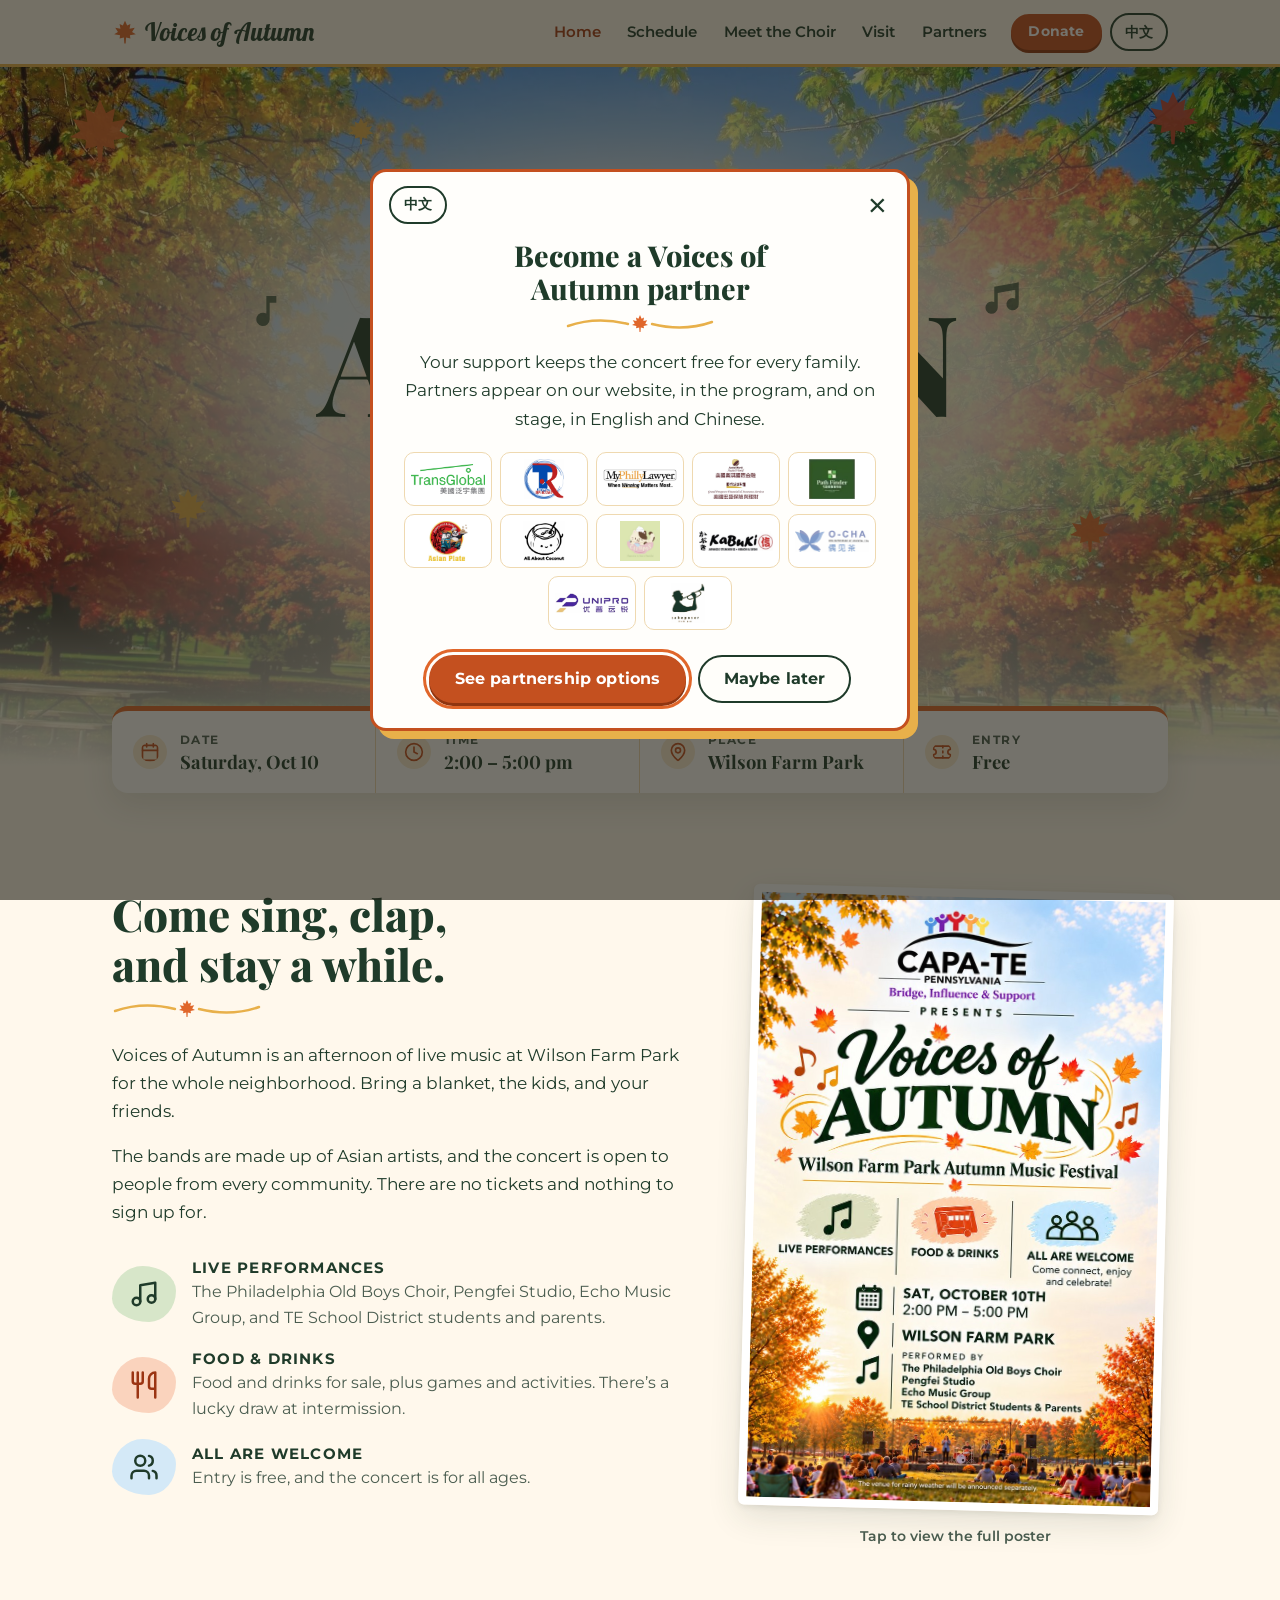
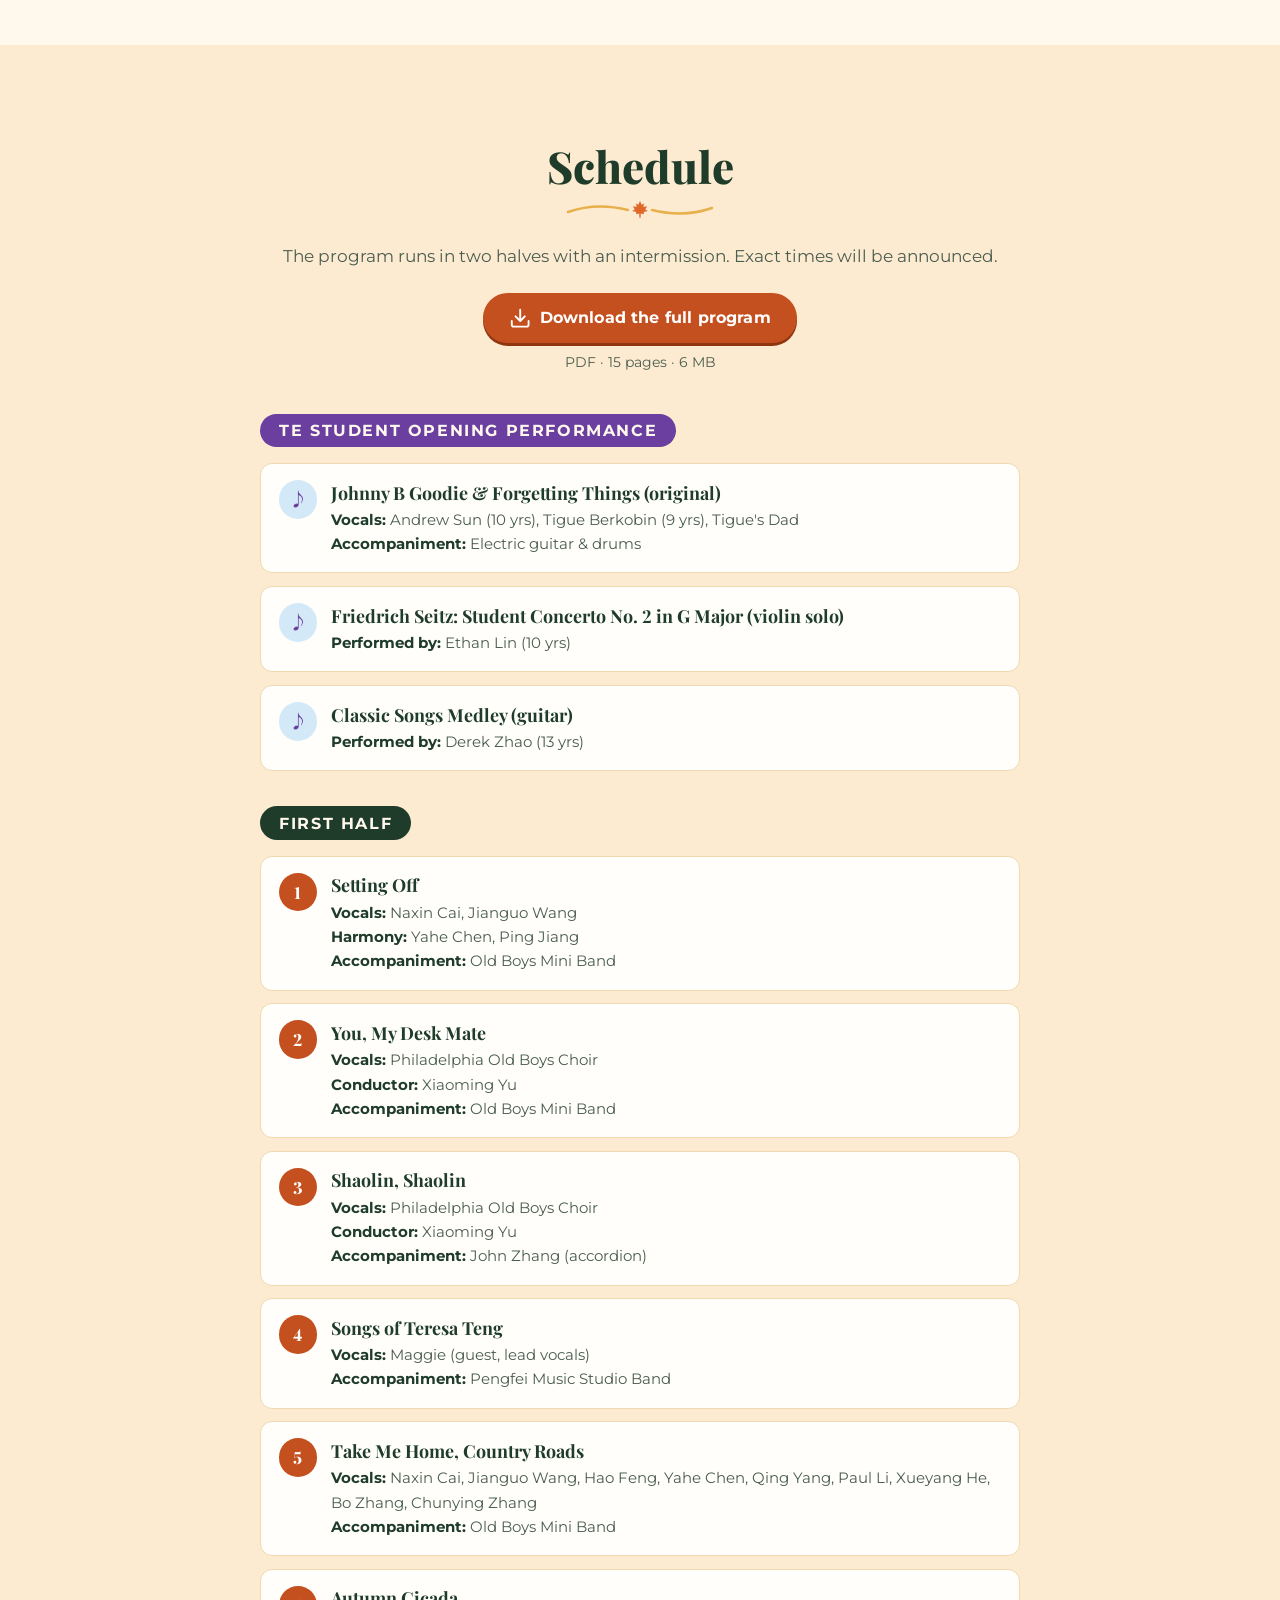
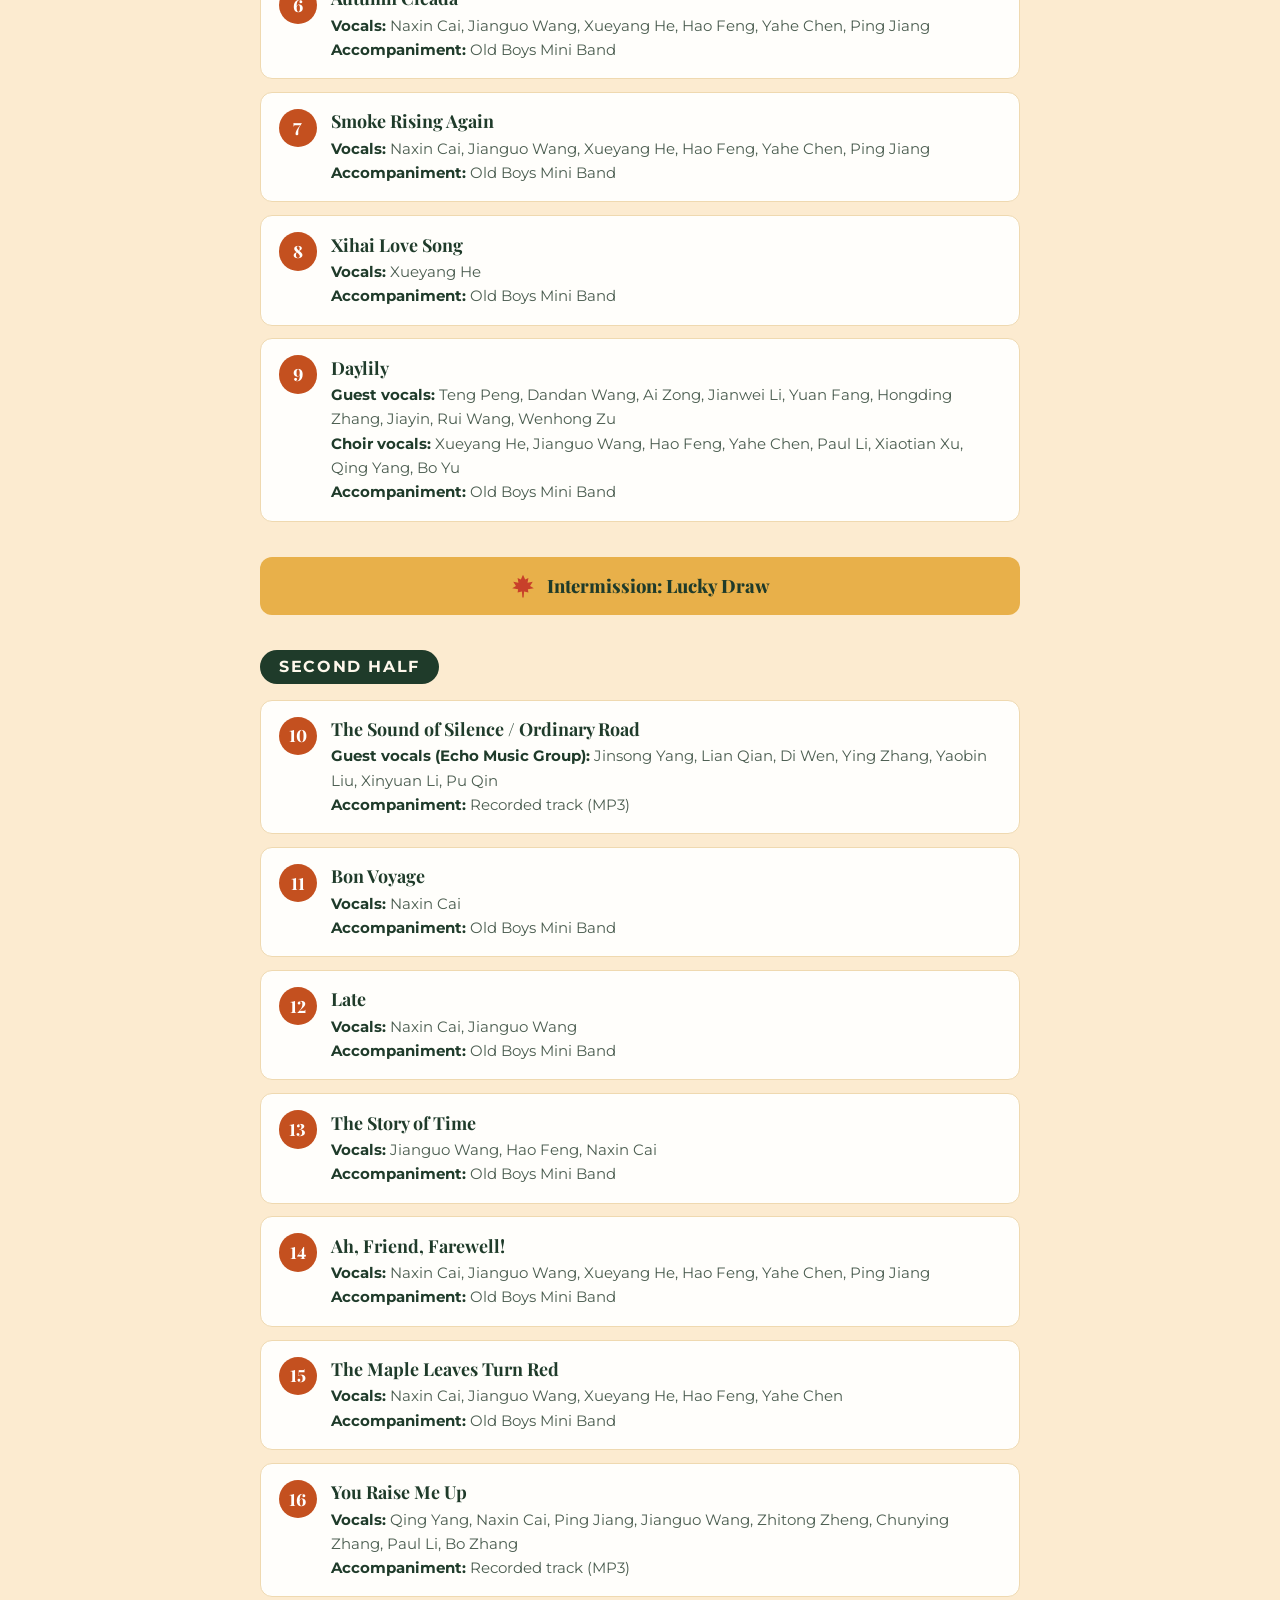
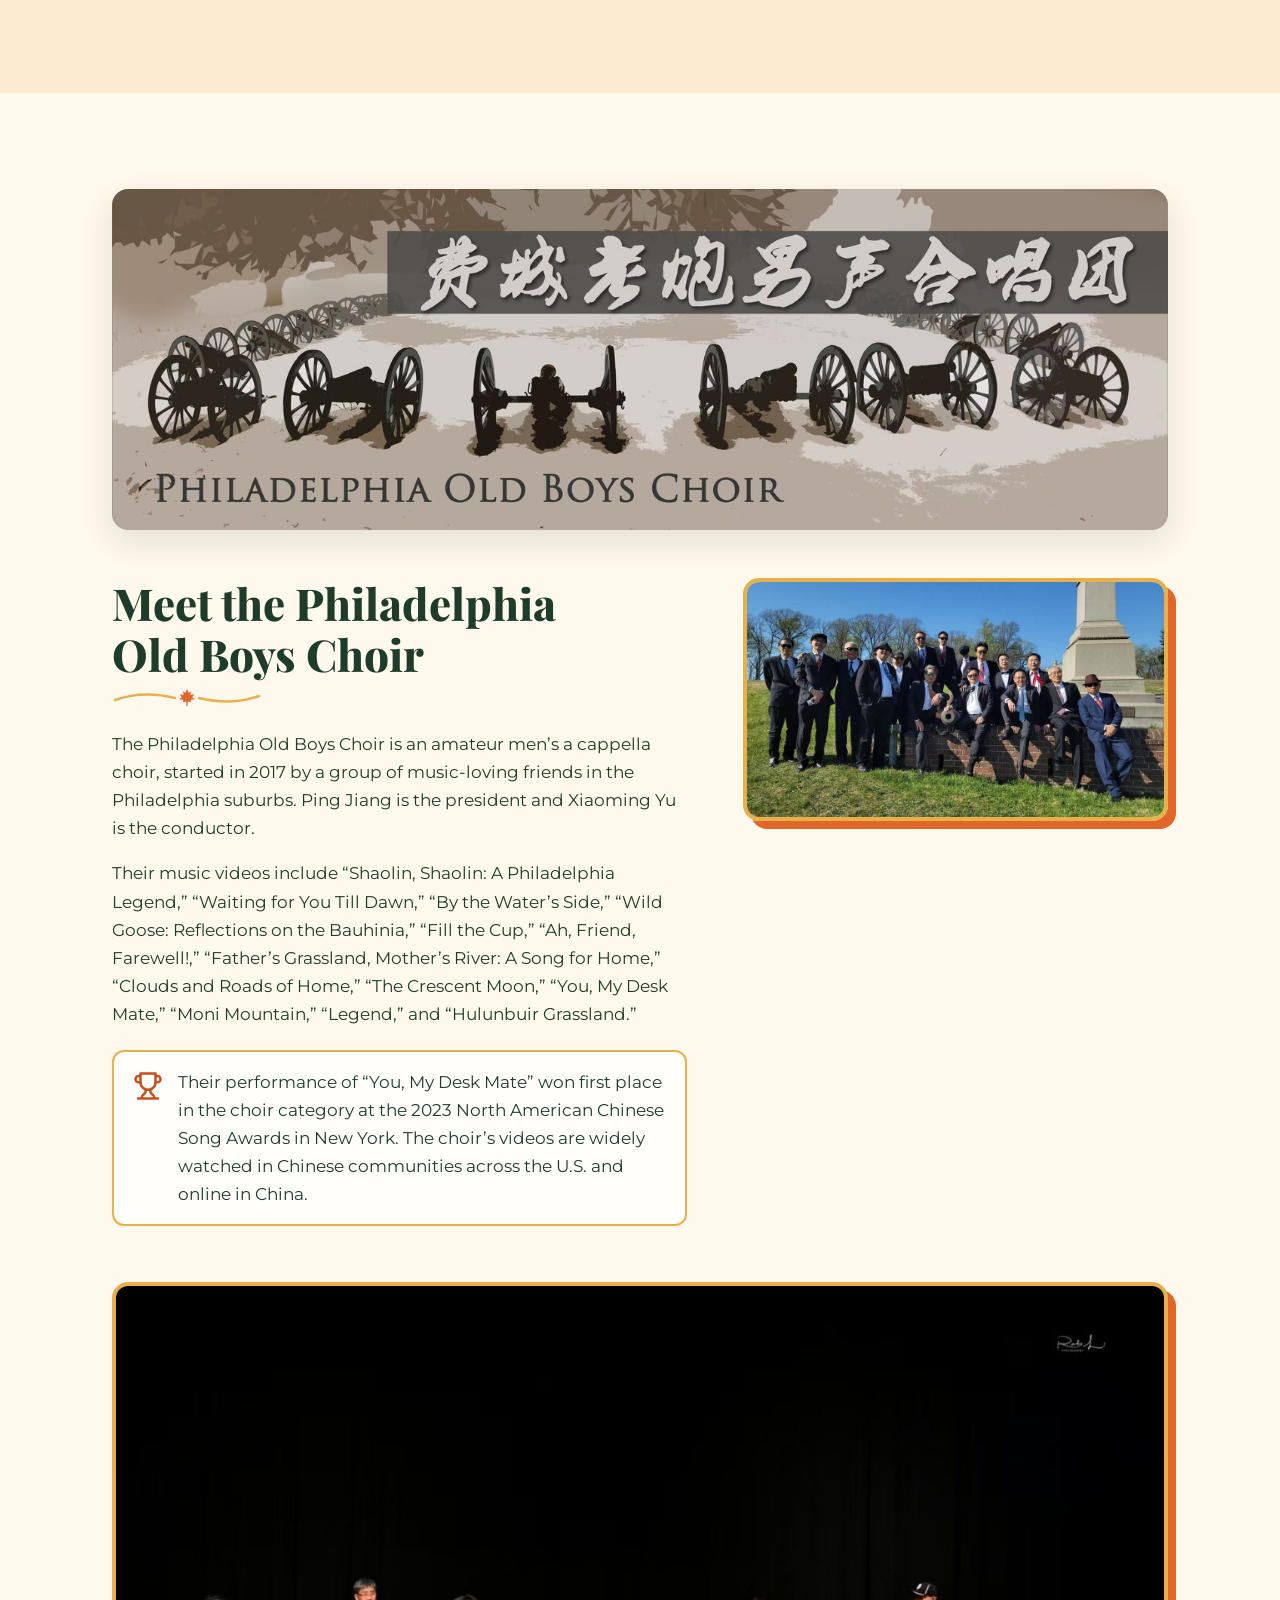
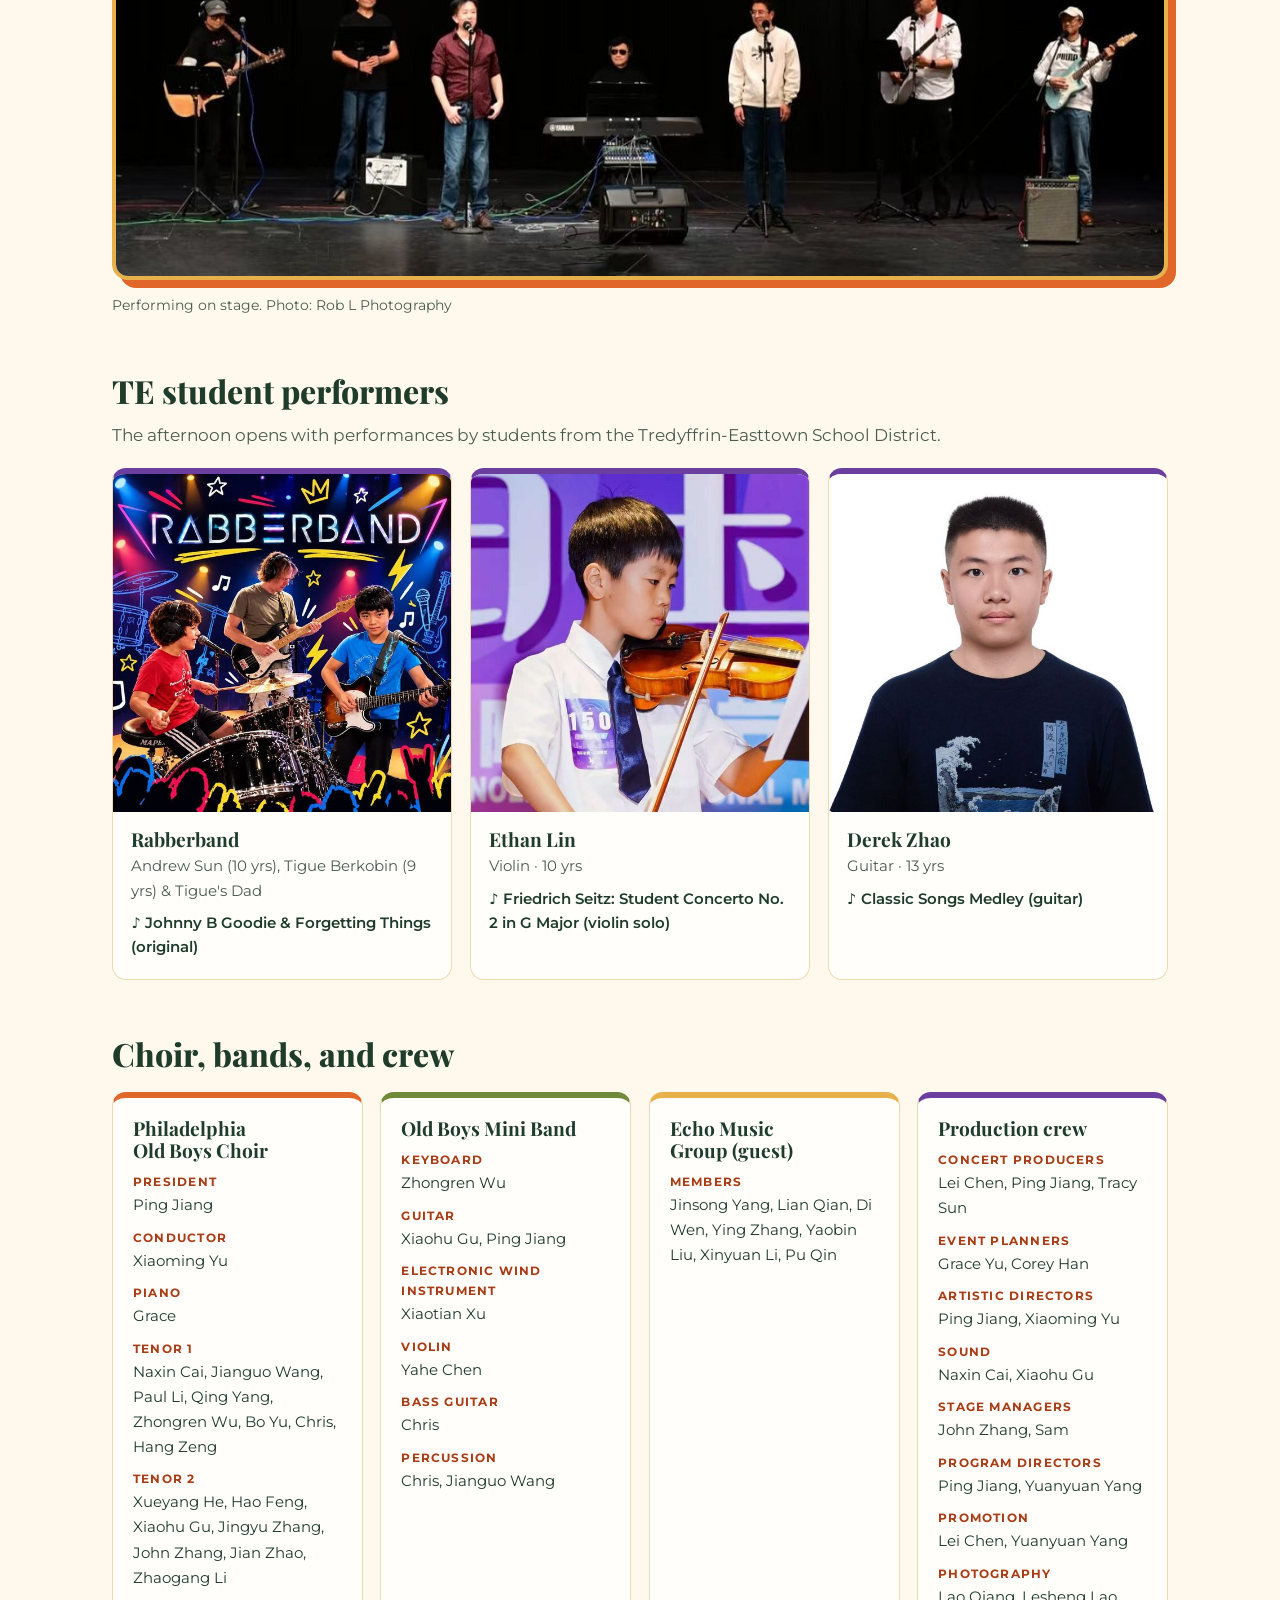
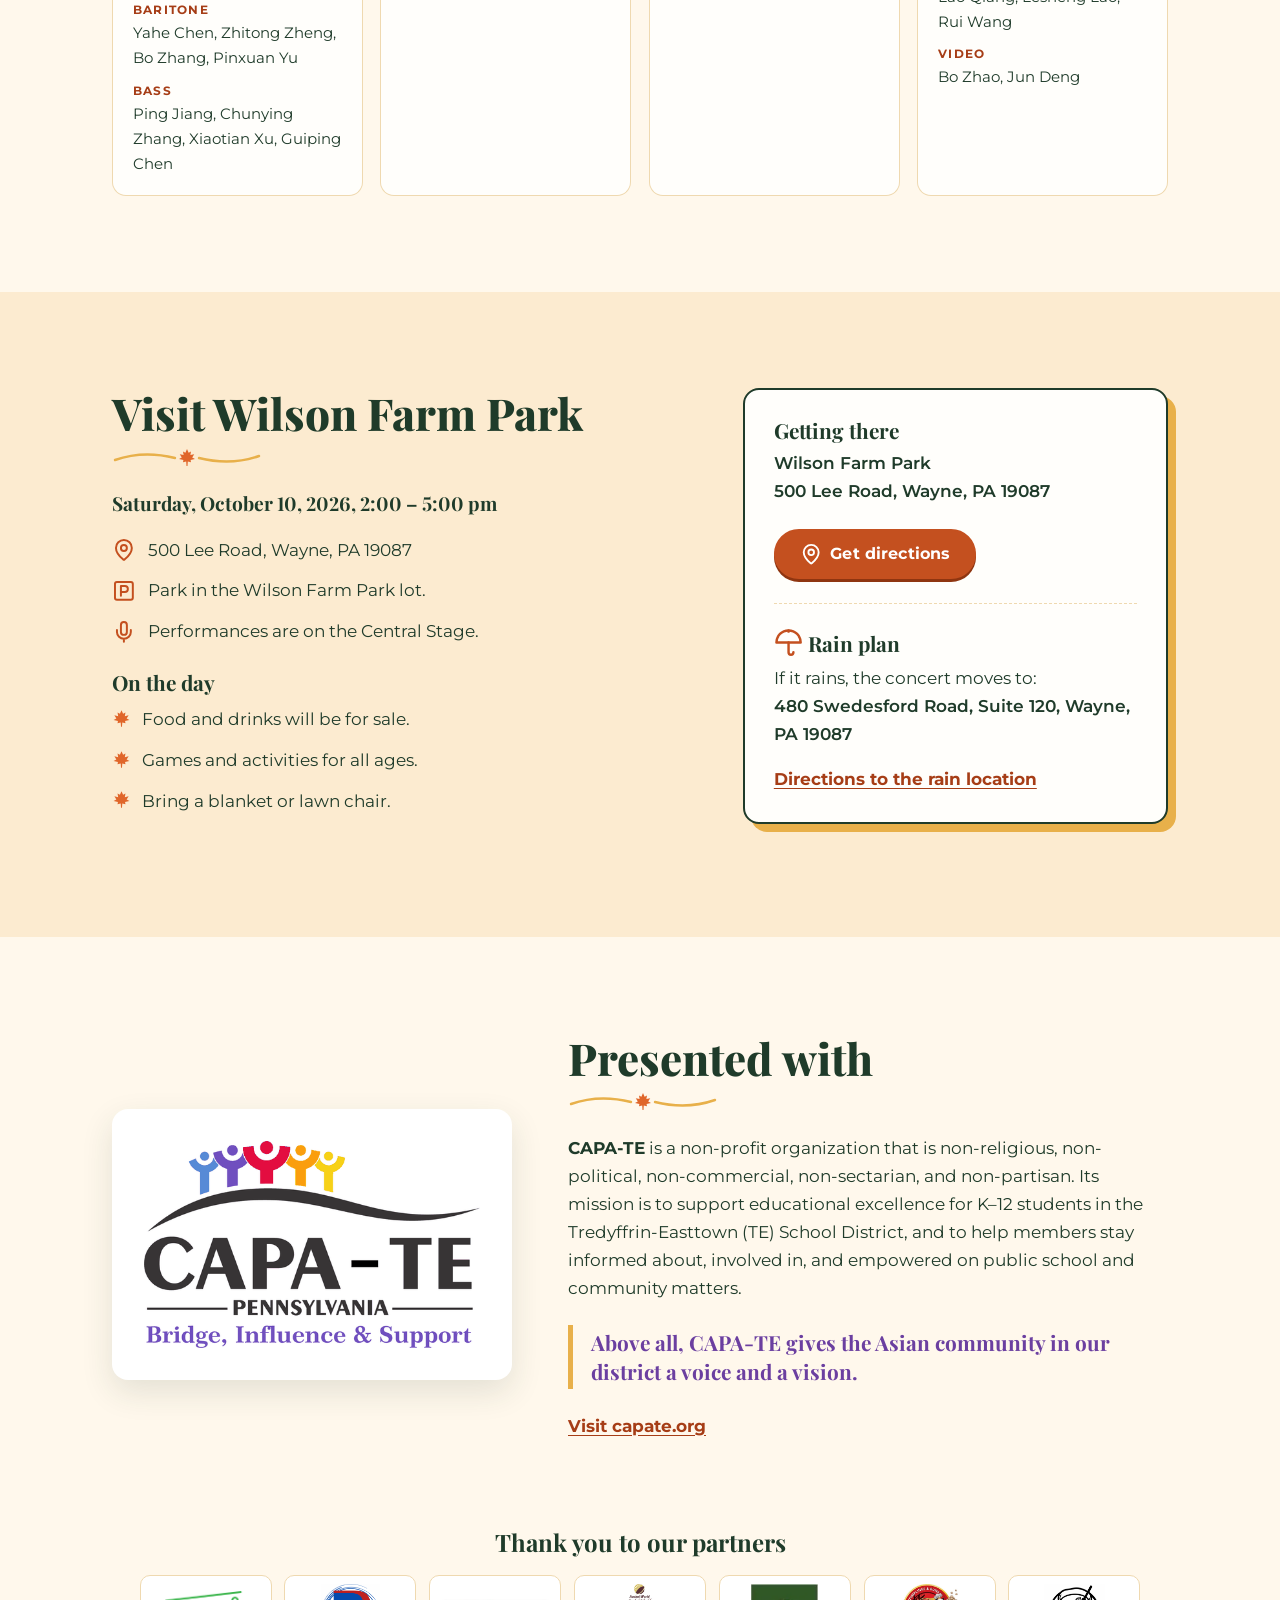
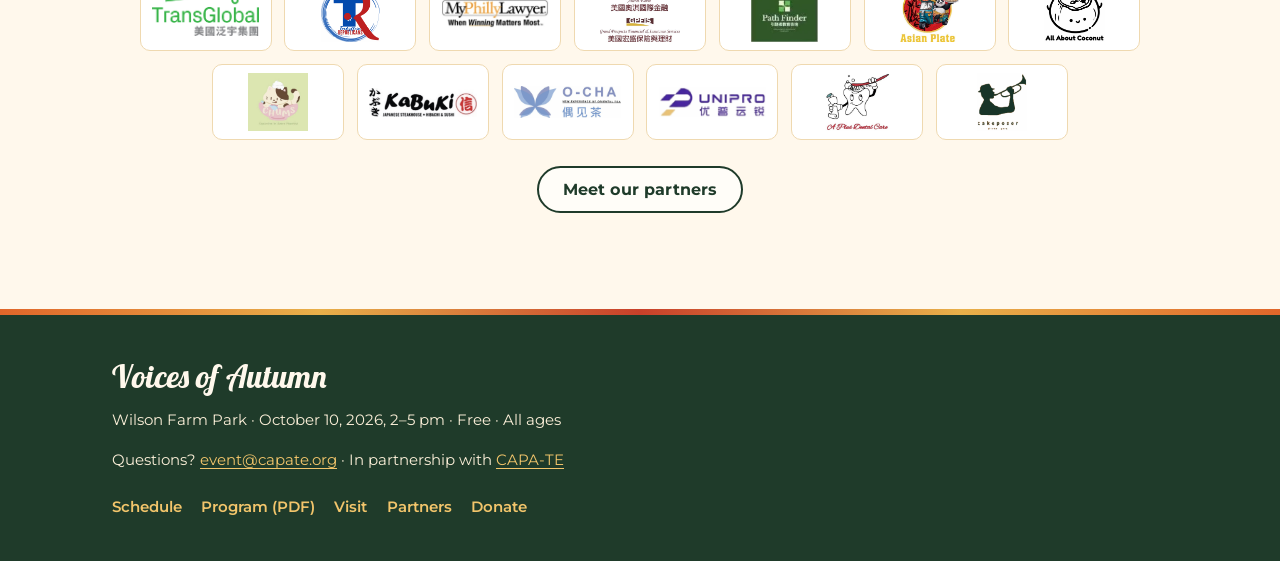
<file: index.html>
<!DOCTYPE html>
<html lang="en">
<head>
<meta charset="utf-8">
<meta name="viewport" content="width=device-width, initial-scale=1">
<title data-i18n="title.home">Voices of Autumn – Community Concert at Wilson Farm Park</title>
<meta name="description" content="Voices of Autumn: a free community concert for all ages at Wilson Farm Park, Wayne, PA. Saturday, October 10, 2026, 2–5 pm. Presented by CAPA-TE.">
<meta property="og:type" content="website">
<meta property="og:title" content="Voices of Autumn – Free Community Concert">
<meta property="og:description" content="Sat, Oct 10, 2026, 2–5 pm at Wilson Farm Park, Wayne, PA. Free for all ages. Presented by CAPA-TE.">
<meta property="og:image" content="https://concert.capate.org/images/poster.jpg">
<meta name="twitter:card" content="summary_large_image">
<meta name="theme-color" content="#fff8ec">
<link rel="icon" href="images/favicon.svg" type="image/svg+xml">
<script>
  (function (d) {
    d.classList.add('js');
    try {
      var l = new URLSearchParams(location.search).get('lang') || localStorage.getItem('voa-lang');
      if (l === 'zh') { d.lang = 'zh-Hans'; d.classList.add('i18n-wait'); setTimeout(function () { d.classList.remove('i18n-wait'); }, 1500); }
    } catch (e) {}
  })(document.documentElement);
</script>
<link rel="preconnect" href="https://fonts.googleapis.com">
<link rel="preconnect" href="https://fonts.gstatic.com" crossorigin>
<link rel="stylesheet" href="https://fonts.googleapis.com/css2?family=Lobster&family=Ma+Shan+Zheng&family=Montserrat:wght@400;500;600;700&family=Noto+Serif+SC:wght@600;700;900&family=Playfair+Display:wght@700;800;900&display=swap">
<link rel="stylesheet" href="css/style.css">
<script src="js/i18n.js" defer></script>
<script src="js/program.js" defer></script>
<script src="js/main.js" defer></script>
</head>
<body data-page="home">
<svg width="0" height="0" style="position:absolute" aria-hidden="true" focusable="false">
  <symbol id="i-leaf" viewBox="0 0 24 24"><path d="M12 1.5L14 6L17 4.5L16.2 9L21 8L18.5 12L22 14L16.5 15L17 18L13 17L12.6 22.5H11.4L11 17L7 18L7.5 15L2 14L5.5 12L3 8L7.8 9L7 4.5L10 6Z"/></symbol>
  <symbol id="i-note" viewBox="0 0 24 24"><path d="M14 3v10.55A4 4 0 1 0 16 17V7h4V3z"/></symbol>
  <symbol id="i-notes" viewBox="0 0 24 24"><path d="M21 3v12.5a3.5 3.5 0 1 1-2-3.16V7.3L9 9.1v8.4a3.5 3.5 0 1 1-2-3.16V5.5z"/></symbol>
  <symbol id="i-cal" viewBox="0 0 24 24" fill="none" stroke="currentColor" stroke-width="2" stroke-linecap="round" stroke-linejoin="round"><rect width="18" height="18" x="3" y="4" rx="2"/><path d="M16 2v4M8 2v4M3 10h18"/></symbol>
  <symbol id="i-clock" viewBox="0 0 24 24" fill="none" stroke="currentColor" stroke-width="2" stroke-linecap="round" stroke-linejoin="round"><circle cx="12" cy="12" r="10"/><path d="M12 6v6l4 2"/></symbol>
  <symbol id="i-pin" viewBox="0 0 24 24" fill="none" stroke="currentColor" stroke-width="2" stroke-linecap="round" stroke-linejoin="round"><path d="M20 10c0 5-5.5 10.2-7.4 11.8a1 1 0 0 1-1.2 0C9.5 20.2 4 15 4 10a8 8 0 0 1 16 0"/><circle cx="12" cy="10" r="3"/></symbol>
  <symbol id="i-ticket" viewBox="0 0 24 24" fill="none" stroke="currentColor" stroke-width="2" stroke-linecap="round" stroke-linejoin="round"><path d="M2 9a3 3 0 0 1 0 6v2a2 2 0 0 0 2 2h16a2 2 0 0 0 2-2v-2a3 3 0 0 1 0-6V7a2 2 0 0 0-2-2H4a2 2 0 0 0-2 2Z"/><path d="M13 5v2M13 17v2M13 11v2"/></symbol>
  <symbol id="i-music" viewBox="0 0 24 24" fill="none" stroke="currentColor" stroke-width="2" stroke-linecap="round" stroke-linejoin="round"><path d="M9 18V5l12-2v13"/><circle cx="6" cy="18" r="3"/><circle cx="18" cy="16" r="3"/></symbol>
  <symbol id="i-food" viewBox="0 0 24 24" fill="none" stroke="currentColor" stroke-width="2" stroke-linecap="round" stroke-linejoin="round"><path d="M3 2v7c0 1.1.9 2 2 2h4a2 2 0 0 0 2-2V2M7 2v20M21 15V2a5 5 0 0 0-5 5v6c0 1.1.9 2 2 2h3Zm0 0v7"/></symbol>
  <symbol id="i-people" viewBox="0 0 24 24" fill="none" stroke="currentColor" stroke-width="2" stroke-linecap="round" stroke-linejoin="round"><path d="M16 21v-2a4 4 0 0 0-4-4H6a4 4 0 0 0-4 4v2"/><circle cx="9" cy="7" r="4"/><path d="M22 21v-2a4 4 0 0 0-3-3.87M16 3.13a4 4 0 0 1 0 7.75"/></symbol>
  <symbol id="i-park" viewBox="0 0 24 24" fill="none" stroke="currentColor" stroke-width="2" stroke-linecap="round" stroke-linejoin="round"><rect width="18" height="18" x="3" y="3" rx="2"/><path d="M9 17V7h4a3 3 0 0 1 0 6H9"/></symbol>
  <symbol id="i-mic" viewBox="0 0 24 24" fill="none" stroke="currentColor" stroke-width="2" stroke-linecap="round" stroke-linejoin="round"><path d="M12 2a3 3 0 0 0-3 3v7a3 3 0 0 0 6 0V5a3 3 0 0 0-3-3Z"/><path d="M19 10v2a7 7 0 0 1-14 0v-2M12 19v3"/></symbol>
  <symbol id="i-trophy" viewBox="0 0 24 24" fill="none" stroke="currentColor" stroke-width="2" stroke-linecap="round" stroke-linejoin="round"><path d="M6 9H4.5a2.5 2.5 0 0 1 0-5H6M18 9h1.5a2.5 2.5 0 0 0 0-5H18M4 22h16M10 14.66V17c0 .55-.47.98-.97 1.21C7.85 18.75 7 20.24 7 22M14 14.66V17c0 .55.47.98.97 1.21C16.15 18.75 17 20.24 17 22M18 2H6v7a6 6 0 0 0 12 0V2Z"/></symbol>
  <symbol id="i-umbrella" viewBox="0 0 24 24" fill="none" stroke="currentColor" stroke-width="2" stroke-linecap="round" stroke-linejoin="round"><path d="M22 12a10 10 0 0 0-20 0Z"/><path d="M12 12v8a2 2 0 0 0 4 0M12 2v1"/></symbol>
  <symbol id="i-ext" viewBox="0 0 24 24" fill="none" stroke="currentColor" stroke-width="2" stroke-linecap="round" stroke-linejoin="round"><path d="M15 3h6v6M10 14 21 3M18 13v6a2 2 0 0 1-2 2H5a2 2 0 0 1-2-2V8a2 2 0 0 1 2-2h6"/></symbol>
  <symbol id="i-download" viewBox="0 0 24 24" fill="none" stroke="currentColor" stroke-width="2" stroke-linecap="round" stroke-linejoin="round"><path d="M21 15v4a2 2 0 0 1-2 2H5a2 2 0 0 1-2-2v-4M7 10l5 5 5-5M12 15V3"/></symbol>
  <symbol id="i-heart" viewBox="0 0 24 24"><path d="M19 14c1.49-1.46 3-3.21 3-5.5A5.5 5.5 0 0 0 16.5 3c-1.76 0-3 .5-4.5 2-1.5-1.5-2.74-2-4.5-2A5.5 5.5 0 0 0 2 8.5c0 2.3 1.5 4.05 3 5.5l7 7Z"/></symbol>
</svg>

<a class="skip" href="#main" data-i18n="skip">Skip to content</a>

<nav class="site-nav" aria-label="Main">
  <div class="wrap nav-inner">
    <a class="brand" href="#top"><svg aria-hidden="true"><use href="#i-leaf"/></svg><span data-i18n="brand">Voices of Autumn</span></a>
    <ul class="nav-links" id="nav-links">
      <li><a href="#top" aria-current="page" data-i18n="nav.home">Home</a></li>
      <li><a href="#schedule" data-i18n="nav.schedule">Schedule</a></li>
      <li><a href="#choir" data-i18n-html="nav.choir"><span class="nav-long">Meet the </span>Choir</a></li>
      <li><a href="#visit" data-i18n="nav.visit">Visit</a></li>
      <li><a href="partners.html" data-i18n="nav.partners">Partners</a></li>
    </ul>
    <div class="nav-actions">
      <a class="btn btn-sm" href="donate.html" data-i18n="nav.donate">Donate</a>
      <button type="button" class="lang-btn" data-lang-toggle lang="zh-Hans" title="Switch language / 切换语言">中文</button>
    </div>
  </div>
</nav>

<header class="hero" id="top">
  <div class="decor" aria-hidden="true">
    <svg style="--s:72px;--c:#e0662a;--r:-25deg;--t:8s;left:5%;top:4%"><use href="#i-leaf"/></svg>
    <svg class="hide-sm" style="--s:44px;--c:#e8b04a;--r:30deg;--d:-2s;left:13%;top:60%"><use href="#i-leaf"/></svg>
    <svg style="--s:60px;--c:#c8402a;--r:20deg;--d:-4s;--t:9s;right:6%;top:3%"><use href="#i-leaf"/></svg>
    <svg class="hide-sm" style="--s:48px;--c:#e0662a;--r:-10deg;--d:-1s;right:13%;top:63%"><use href="#i-leaf"/></svg>
    <svg class="hide-sm" style="--s:30px;--c:#e8b04a;--r:60deg;--d:-3s;left:27%;top:7%"><use href="#i-leaf"/></svg>
    <svg class="hide-sm" style="--s:28px;--c:#c8402a;--r:-40deg;--d:-5s;right:29%;top:84%"><use href="#i-leaf"/></svg>
    <svg class="note hide-sm" style="--s:40px;--r:-10deg;--t:6s;left:19%;top:32%"><use href="#i-note"/></svg>
    <svg class="note hide-sm" style="--s:42px;--r:8deg;--d:-3s;right:20%;top:30%"><use href="#i-notes"/></svg>
  </div>
  <div class="wrap hero-inner">
    <p class="eyebrow" data-i18n="hero.eyebrow">CAPA-TE presents</p>
    <h1 class="title"><span class="t-script" data-i18n="hero.t1">Voices of</span> <span class="t-serif" data-i18n="hero.t2">Autumn</span></h1>
    <p class="hero-sub" data-i18n="hero.sub">Wilson Farm Park Autumn Music Festival</p>
    <p class="lead" data-i18n="hero.lead">A free community concert for all ages.</p>
    <div class="cta">
      <a class="btn" href="#schedule" data-i18n="hero.cta1">See the schedule</a>
      <a class="btn btn-outline" href="donate.html" data-i18n="hero.cta2">Support the concert</a>
    </div>
  </div>
</header>

<main id="main">
  <div class="wrap">
    <ul class="facts" aria-label="Event details" data-i18n-attr="aria-label:facts.label">
      <li><svg class="ic" aria-hidden="true"><use href="#i-cal"/></svg><span><span class="k" data-i18n="facts.date">Date</span><strong class="v" data-i18n="facts.dateVal">Saturday, Oct 10</strong></span></li>
      <li><svg class="ic" aria-hidden="true"><use href="#i-clock"/></svg><span><span class="k" data-i18n="facts.time">Time</span><strong class="v" data-i18n="facts.timeVal">2:00 – 5:00 pm</strong></span></li>
      <li><svg class="ic" aria-hidden="true"><use href="#i-pin"/></svg><span><span class="k" data-i18n="facts.place">Place</span><strong class="v" data-i18n="facts.placeVal">Wilson Farm Park</strong></span></li>
      <li><svg class="ic" aria-hidden="true"><use href="#i-ticket"/></svg><span><span class="k" data-i18n="facts.entry">Entry</span><strong class="v" data-i18n="facts.entryVal">Free</strong></span></li>
    </ul>
  </div>

  <section aria-labelledby="intro-h">
    <div class="wrap split">
      <div>
        <h2 id="intro-h" data-i18n="intro.h">Come sing, clap, and stay a while.</h2>
        <p data-i18n="intro.p1">Voices of Autumn is an afternoon of live music at Wilson Farm Park for the whole neighborhood. Bring a blanket, the kids, and your friends.</p>
        <p data-i18n="intro.p2">The bands are made up of Asian artists, and the concert is open to people from every community. There are no tickets and nothing to sign up for.</p>
        <ul class="features">
          <li><span class="blob green"><svg class="ic" aria-hidden="true"><use href="#i-music"/></svg></span><div><h3 data-i18n="feat.live">Live performances</h3><p data-i18n="feat.liveText">The Philadelphia Old Boys Choir, Pengfei Studio, Echo Music Group, and TE School District students and parents.</p></div></li>
          <li><span class="blob peach"><svg class="ic" aria-hidden="true"><use href="#i-food"/></svg></span><div><h3 data-i18n="feat.food">Food &amp; drinks</h3><p data-i18n="feat.foodText">Food and drinks for sale, plus games and activities. There’s a lucky draw at intermission.</p></div></li>
          <li><span class="blob sky"><svg class="ic" aria-hidden="true"><use href="#i-people"/></svg></span><div><h3 data-i18n="feat.all">All are welcome</h3><p data-i18n="feat.allText">Entry is free, and the concert is for all ages.</p></div></li>
        </ul>
      </div>
      <figure class="poster">
        <a href="images/poster.jpg" target="_blank" rel="noopener">
          <img src="images/poster.jpg" width="820" height="1227" alt="Event poster: CAPA-TE presents Voices of Autumn, the Wilson Farm Park Autumn Music Festival, Saturday October 10th, 2:00–5:00 PM, performed by the Philadelphia Old Boys Choir, Pengfei Studio, Echo Music Group, and TE School District students and parents" data-i18n-attr="alt:img.poster">
        </a>
        <figcaption data-i18n="poster.caption">Tap to view the full poster</figcaption>
      </figure>
    </div>
  </section>

  <section class="alt" id="schedule" aria-labelledby="schedule-h">
    <div class="wrap">
      <div class="sec-head center">
        <h2 id="schedule-h" data-i18n="sched.h">Schedule</h2>
        <p data-i18n="sched.p">The program runs in two halves with an intermission. Exact times will be announced.</p>
        <p class="sched-dl">
          <a class="btn" href="files/voices-of-autumn-concert-program.pdf" download><svg class="ic" aria-hidden="true"><use href="#i-download"/></svg><span data-i18n="sched.dl">Download the full program</span></a>
          <small data-i18n="sched.dlNote">PDF · 15 pages · 6 MB</small>
        </p>
      </div>
      <div class="program" id="program">
        <noscript><p class="center" data-i18n="sched.noscript">Please turn on JavaScript to see the full program.</p></noscript>
      </div>
    </div>
  </section>

  <section id="choir" aria-labelledby="choir-h">
    <div class="wrap">
      <figure class="choir-banner">
        <img src="images/choir-banner.jpg" width="1400" height="452" loading="lazy" alt="Philadelphia Old Boys Choir banner, with the choir name in Chinese and English over a row of historic cannons" data-i18n-attr="alt:img.banner">
      </figure>
      <div class="split">
        <div>
          <h2 id="choir-h" data-i18n="choir.h">Meet the Philadelphia Old Boys Choir</h2>
          <p data-i18n="choir.p1">The Philadelphia Old Boys Choir is an amateur men’s a cappella choir, started in 2017 by a group of music-loving friends in the Philadelphia suburbs. Ping Jiang is the president and Xiaoming Yu is the conductor.</p>
          <p data-i18n="choir.p2">Their music videos include “Shaolin, Shaolin: A Philadelphia Legend,” “Waiting for You Till Dawn,” “By the Water’s Side,” “Wild Goose: Reflections on the Bauhinia,” “Fill the Cup,” “Ah, Friend, Farewell!,” “Father’s Grassland, Mother’s River: A Song for Home,” “Clouds and Roads of Home,” “The Crescent Moon,” “You, My Desk Mate,” “Moni Mountain,” “Legend,” and “Hulunbuir Grassland.”</p>
          <div class="callout">
            <svg aria-hidden="true"><use href="#i-trophy"/></svg>
            <p data-i18n="choir.p3">Their performance of “You, My Desk Mate” won first place in the choir category at the 2023 North American Chinese Song Awards in New York. The choir’s videos are widely watched in Chinese communities across the U.S. and online in China.</p>
          </div>
        </div>
        <figure class="photo">
          <img src="images/choir-group.jpg" width="1000" height="562" loading="lazy" alt="The whole Philadelphia Old Boys Choir in dark suits, posing together outdoors by a brick wall" data-i18n-attr="alt:img.group">
        </figure>
      </div>
      <figure class="photo wide">
        <img src="images/choir-band-stage.jpg" width="1200" height="675" loading="lazy" alt="The Philadelphia Old Boys Choir band performing on stage with guitars, keyboard and microphones" data-i18n-attr="alt:img.stage">
        <figcaption data-i18n="choir.credit">Performing on stage. Photo: Rob L Photography</figcaption>
      </figure>
      <div class="performers-wrap">
        <h3 class="roster-h" data-i18n="perf.h">TE student performers</h3>
        <p class="perf-intro" data-i18n="perf.p">The afternoon opens with performances by students from the Tredyffrin-Easttown School District.</p>
        <div class="performers" id="performers"></div>
      </div>
      <h3 class="roster-h" data-i18n="roster.h">Choir, bands, and crew</h3>
      <div class="roster" id="roster"></div>
    </div>
  </section>

  <section class="alt" id="visit" aria-labelledby="visit-h">
    <div class="wrap split">
      <div>
        <h2 id="visit-h" data-i18n="visit.h">Visit Wilson Farm Park</h2>
        <p class="when" data-i18n="visit.when">Saturday, October 10, 2026, 2:00 – 5:00 pm</p>
        <ul class="info-list">
          <li><svg class="ic" aria-hidden="true"><use href="#i-pin"/></svg><span data-i18n="visit.addr">500 Lee Road, Wayne, PA 19087</span></li>
          <li><svg class="ic" aria-hidden="true"><use href="#i-park"/></svg><span data-i18n="visit.parking">Park in the Wilson Farm Park lot.</span></li>
          <li><svg class="ic" aria-hidden="true"><use href="#i-mic"/></svg><span data-i18n="visit.stage">Performances are on the Central Stage.</span></li>
        </ul>
        <h3 data-i18n="visit.dayH">On the day</h3>
        <ul class="checks">
          <li data-i18n="visit.d1">Food and drinks will be for sale.</li>
          <li data-i18n="visit.d2">Games and activities for all ages.</li>
          <li data-i18n="visit.d3">Bring a blanket or lawn chair.</li>
        </ul>
      </div>
      <aside class="card">
        <h3 data-i18n="visit.cardH">Getting there</h3>
        <p class="addr">Wilson Farm Park<br>500 Lee Road, Wayne, PA 19087</p>
        <a class="btn" href="https://www.google.com/maps/search/?api=1&amp;query=Wilson+Farm+Park+500+Lee+Road+Wayne+PA+19087" target="_blank" rel="noopener"><svg class="ic" aria-hidden="true"><use href="#i-pin"/></svg><span data-i18n="visit.directions">Get directions</span></a>
        <hr>
        <h3><svg class="ic" aria-hidden="true" style="vertical-align:-.25em;color:var(--maple-dk)"><use href="#i-umbrella"/></svg> <span data-i18n="visit.rainH">Rain plan</span></h3>
        <p><span data-i18n="visit.rainP">If it rains, the concert moves to:</span><br><span class="addr">480 Swedesford Road, Suite 120, Wayne, PA 19087</span></p>
        <a class="text-link" href="https://www.google.com/maps/search/?api=1&amp;query=480+Swedesford+Road+Suite+120+Wayne+PA+19087" target="_blank" rel="noopener" data-i18n="visit.rainLink">Directions to the rain location</a>
      </aside>
    </div>
  </section>

  <section aria-labelledby="pres-h">
    <div class="wrap split presented">
      <div class="logo-card">
        <img src="images/capate-logo.png" width="520" height="321" loading="lazy" alt="CAPA-TE Pennsylvania logo: Bridge, Influence &amp; Support" data-i18n-attr="alt:img.capate">
      </div>
      <div>
        <h2 id="pres-h" data-i18n="pres.h">Presented with</h2>
        <p data-i18n-html="pres.p"><strong>CAPA-TE</strong> is a non-profit organization that is non-religious, non-political, non-commercial, non-sectarian, and non-partisan. Its mission is to support educational excellence for K–12 students in the Tredyffrin-Easttown (TE) School District, and to help members stay informed about, involved in, and empowered on public school and community matters.</p>
        <p class="pull" data-i18n="pres.quote">Above all, CAPA-TE gives the Asian community in our district a voice and a vision.</p>
        <p><a class="text-link" href="https://capate.org/" target="_blank" rel="noopener" data-i18n="pres.link">Visit capate.org</a></p>
      </div>
    </div>
    <div class="wrap thanks">
      <h3 data-i18n="thanks.h">Thank you to our partners</h3>
      <div class="partner-strip" data-partner-strip></div>
      <a class="btn btn-outline" href="partners.html" data-i18n="thanks.btn">Meet our partners</a>
    </div>
  </section>
</main>

<footer class="site-foot">
  <div class="wrap">
    <p class="foot-brand" data-i18n="brand">Voices of Autumn</p>
    <p data-i18n="foot.l1">Wilson Farm Park · October 10, 2026, 2–5 pm · Free · All ages</p>
    <p data-i18n-html="foot.l2">Questions? <a href="mailto:event@capate.org">event@capate.org</a> · In partnership with <a href="https://capate.org/">CAPA-TE</a></p>
    <ul class="foot-links">
      <li><a href="#schedule" data-i18n="nav.schedule">Schedule</a></li>
      <li><a href="files/voices-of-autumn-concert-program.pdf" download data-i18n="foot.program">Program (PDF)</a></li>
      <li><a href="#visit" data-i18n="nav.visit">Visit</a></li>
      <li><a href="partners.html" data-i18n="nav.partners">Partners</a></li>
      <li><a href="donate.html" data-i18n="nav.donate">Donate</a></li>
    </ul>
  </div>
</footer>
</body>
</html>
</file>
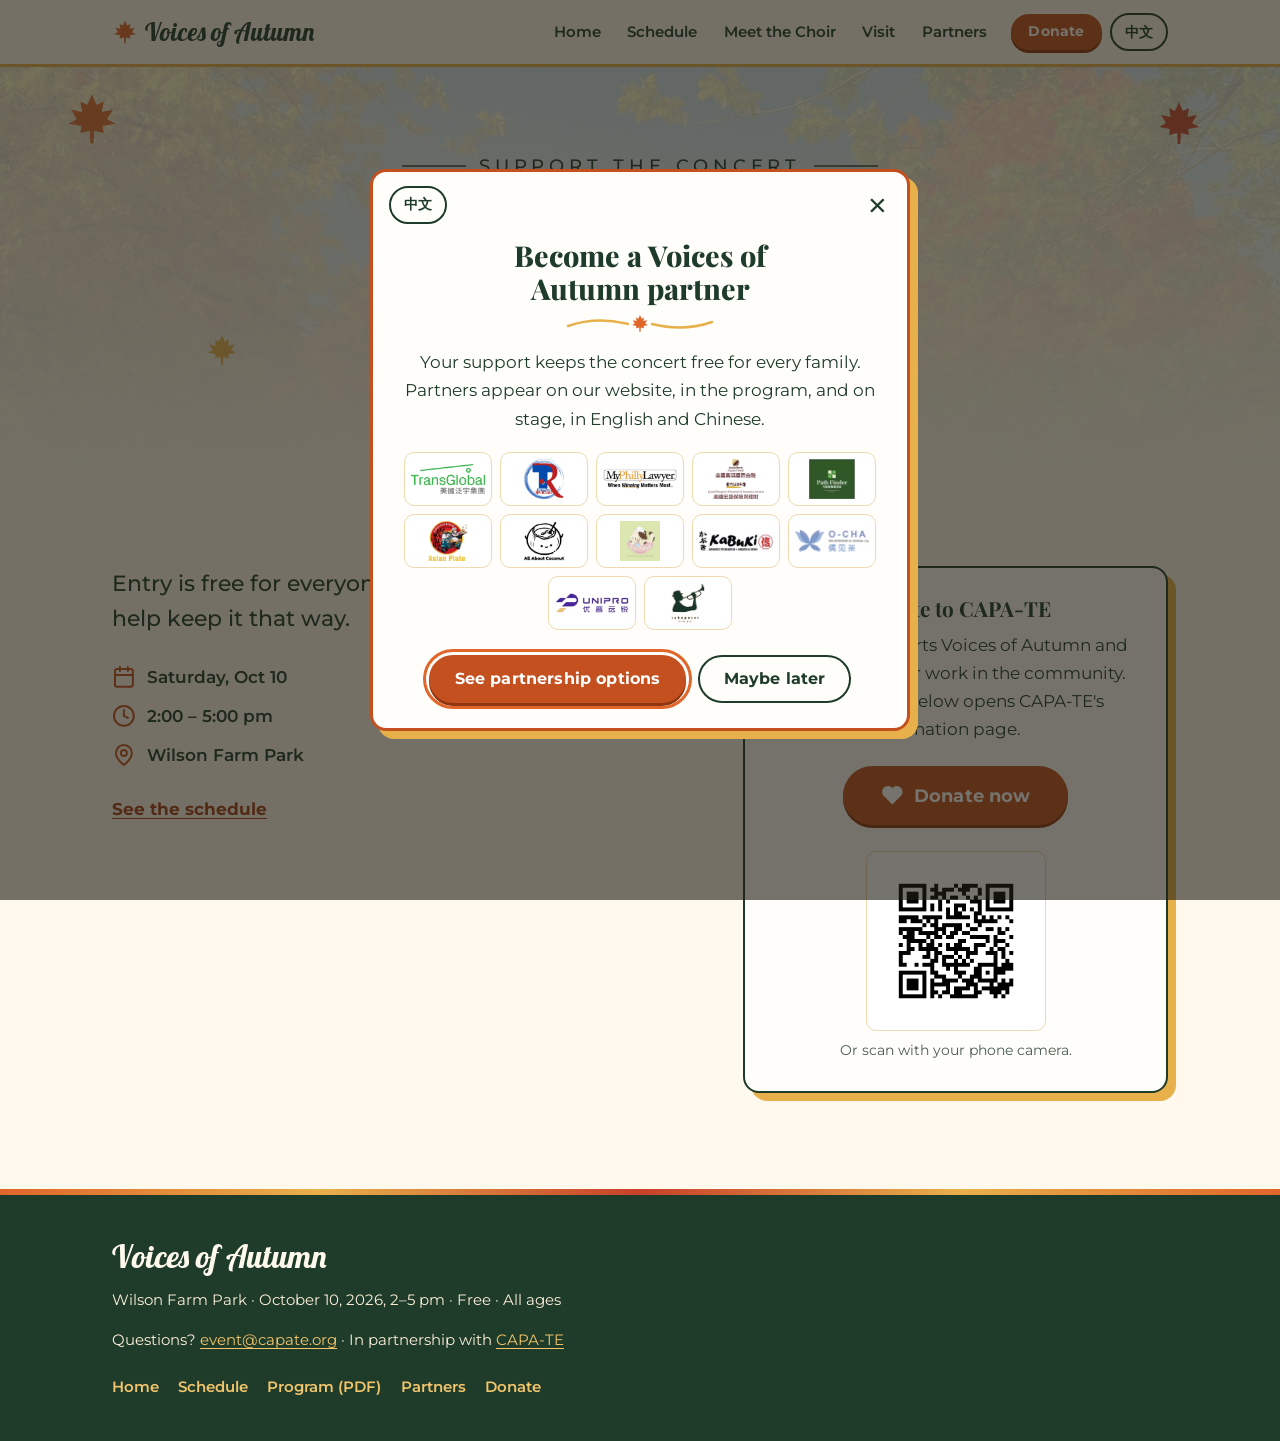
<file: donate.html>
<!DOCTYPE html>
<html lang="en">
<head>
<meta charset="utf-8">
<meta name="viewport" content="width=device-width, initial-scale=1">
<title data-i18n="title.donate">Donate – Voices of Autumn</title>
<meta name="description" content="Donate to keep Voices of Autumn, a free community concert at Wilson Farm Park on October 10, 2026, free for everyone.">
<meta property="og:type" content="website">
<meta property="og:title" content="Donate – Voices of Autumn">
<meta property="og:description" content="Donate to keep Voices of Autumn, a free community concert at Wilson Farm Park on October 10, 2026, free for everyone.">
<meta property="og:image" content="https://concert.capate.org/images/poster.jpg">
<meta name="theme-color" content="#fff8ec">
<link rel="icon" href="images/favicon.svg" type="image/svg+xml">
<script>
  (function (d) {
    d.classList.add('js');
    try {
      var l = new URLSearchParams(location.search).get('lang') || localStorage.getItem('voa-lang');
      if (l === 'zh') { d.lang = 'zh-Hans'; d.classList.add('i18n-wait'); setTimeout(function () { d.classList.remove('i18n-wait'); }, 1500); }
    } catch (e) {}
  })(document.documentElement);
</script>
<link rel="preconnect" href="https://fonts.googleapis.com">
<link rel="preconnect" href="https://fonts.gstatic.com" crossorigin>
<link rel="stylesheet" href="https://fonts.googleapis.com/css2?family=Lobster&family=Ma+Shan+Zheng&family=Montserrat:wght@400;500;600;700&family=Noto+Serif+SC:wght@600;700;900&family=Playfair+Display:wght@700;800;900&display=swap">
<link rel="stylesheet" href="css/style.css">
<script src="js/i18n.js" defer></script>
<script src="js/main.js" defer></script>
</head>
<body data-page="donate">
<svg width="0" height="0" style="position:absolute" aria-hidden="true" focusable="false">
  <symbol id="i-leaf" viewBox="0 0 24 24"><path d="M12 1.5L14 6L17 4.5L16.2 9L21 8L18.5 12L22 14L16.5 15L17 18L13 17L12.6 22.5H11.4L11 17L7 18L7.5 15L2 14L5.5 12L3 8L7.8 9L7 4.5L10 6Z"/></symbol>
  <symbol id="i-note" viewBox="0 0 24 24"><path d="M14 3v10.55A4 4 0 1 0 16 17V7h4V3z"/></symbol>
  <symbol id="i-notes" viewBox="0 0 24 24"><path d="M21 3v12.5a3.5 3.5 0 1 1-2-3.16V7.3L9 9.1v8.4a3.5 3.5 0 1 1-2-3.16V5.5z"/></symbol>
  <symbol id="i-cal" viewBox="0 0 24 24" fill="none" stroke="currentColor" stroke-width="2" stroke-linecap="round" stroke-linejoin="round"><rect width="18" height="18" x="3" y="4" rx="2"/><path d="M16 2v4M8 2v4M3 10h18"/></symbol>
  <symbol id="i-clock" viewBox="0 0 24 24" fill="none" stroke="currentColor" stroke-width="2" stroke-linecap="round" stroke-linejoin="round"><circle cx="12" cy="12" r="10"/><path d="M12 6v6l4 2"/></symbol>
  <symbol id="i-pin" viewBox="0 0 24 24" fill="none" stroke="currentColor" stroke-width="2" stroke-linecap="round" stroke-linejoin="round"><path d="M20 10c0 5-5.5 10.2-7.4 11.8a1 1 0 0 1-1.2 0C9.5 20.2 4 15 4 10a8 8 0 0 1 16 0"/><circle cx="12" cy="10" r="3"/></symbol>
  <symbol id="i-ticket" viewBox="0 0 24 24" fill="none" stroke="currentColor" stroke-width="2" stroke-linecap="round" stroke-linejoin="round"><path d="M2 9a3 3 0 0 1 0 6v2a2 2 0 0 0 2 2h16a2 2 0 0 0 2-2v-2a3 3 0 0 1 0-6V7a2 2 0 0 0-2-2H4a2 2 0 0 0-2 2Z"/><path d="M13 5v2M13 17v2M13 11v2"/></symbol>
  <symbol id="i-music" viewBox="0 0 24 24" fill="none" stroke="currentColor" stroke-width="2" stroke-linecap="round" stroke-linejoin="round"><path d="M9 18V5l12-2v13"/><circle cx="6" cy="18" r="3"/><circle cx="18" cy="16" r="3"/></symbol>
  <symbol id="i-food" viewBox="0 0 24 24" fill="none" stroke="currentColor" stroke-width="2" stroke-linecap="round" stroke-linejoin="round"><path d="M3 2v7c0 1.1.9 2 2 2h4a2 2 0 0 0 2-2V2M7 2v20M21 15V2a5 5 0 0 0-5 5v6c0 1.1.9 2 2 2h3Zm0 0v7"/></symbol>
  <symbol id="i-people" viewBox="0 0 24 24" fill="none" stroke="currentColor" stroke-width="2" stroke-linecap="round" stroke-linejoin="round"><path d="M16 21v-2a4 4 0 0 0-4-4H6a4 4 0 0 0-4 4v2"/><circle cx="9" cy="7" r="4"/><path d="M22 21v-2a4 4 0 0 0-3-3.87M16 3.13a4 4 0 0 1 0 7.75"/></symbol>
  <symbol id="i-park" viewBox="0 0 24 24" fill="none" stroke="currentColor" stroke-width="2" stroke-linecap="round" stroke-linejoin="round"><rect width="18" height="18" x="3" y="3" rx="2"/><path d="M9 17V7h4a3 3 0 0 1 0 6H9"/></symbol>
  <symbol id="i-mic" viewBox="0 0 24 24" fill="none" stroke="currentColor" stroke-width="2" stroke-linecap="round" stroke-linejoin="round"><path d="M12 2a3 3 0 0 0-3 3v7a3 3 0 0 0 6 0V5a3 3 0 0 0-3-3Z"/><path d="M19 10v2a7 7 0 0 1-14 0v-2M12 19v3"/></symbol>
  <symbol id="i-trophy" viewBox="0 0 24 24" fill="none" stroke="currentColor" stroke-width="2" stroke-linecap="round" stroke-linejoin="round"><path d="M6 9H4.5a2.5 2.5 0 0 1 0-5H6M18 9h1.5a2.5 2.5 0 0 0 0-5H18M4 22h16M10 14.66V17c0 .55-.47.98-.97 1.21C7.85 18.75 7 20.24 7 22M14 14.66V17c0 .55.47.98.97 1.21C16.15 18.75 17 20.24 17 22M18 2H6v7a6 6 0 0 0 12 0V2Z"/></symbol>
  <symbol id="i-umbrella" viewBox="0 0 24 24" fill="none" stroke="currentColor" stroke-width="2" stroke-linecap="round" stroke-linejoin="round"><path d="M22 12a10 10 0 0 0-20 0Z"/><path d="M12 12v8a2 2 0 0 0 4 0M12 2v1"/></symbol>
  <symbol id="i-ext" viewBox="0 0 24 24" fill="none" stroke="currentColor" stroke-width="2" stroke-linecap="round" stroke-linejoin="round"><path d="M15 3h6v6M10 14 21 3M18 13v6a2 2 0 0 1-2 2H5a2 2 0 0 1-2-2V8a2 2 0 0 1 2-2h6"/></symbol>
  <symbol id="i-heart" viewBox="0 0 24 24"><path d="M19 14c1.49-1.46 3-3.21 3-5.5A5.5 5.5 0 0 0 16.5 3c-1.76 0-3 .5-4.5 2-1.5-1.5-2.74-2-4.5-2A5.5 5.5 0 0 0 2 8.5c0 2.3 1.5 4.05 3 5.5l7 7Z"/></symbol>
</svg>

<a class="skip" href="#main" data-i18n="skip">Skip to content</a>

<nav class="site-nav" aria-label="Main">
  <div class="wrap nav-inner">
    <a class="brand" href="index.html"><svg aria-hidden="true"><use href="#i-leaf"/></svg><span data-i18n="brand">Voices of Autumn</span></a>
    <ul class="nav-links" id="nav-links">
      <li><a href="index.html" data-i18n="nav.home">Home</a></li>
      <li><a href="index.html#schedule" data-i18n="nav.schedule">Schedule</a></li>
      <li><a href="index.html#choir" data-i18n-html="nav.choir"><span class="nav-long">Meet the </span>Choir</a></li>
      <li><a href="index.html#visit" data-i18n="nav.visit">Visit</a></li>
      <li><a href="partners.html" data-i18n="nav.partners">Partners</a></li>
    </ul>
    <div class="nav-actions">
      <a class="btn btn-sm" href="donate.html" aria-current="page" data-i18n="nav.donate">Donate</a>
      <button type="button" class="lang-btn" data-lang-toggle lang="zh-Hans" title="Switch language / 切换语言">中文</button>
    </div>
  </div>
</nav>

<header class="page-head">
  <div class="decor" aria-hidden="true">
    <svg style="--s:56px;--c:#e0662a;--r:-25deg;--t:8s;left:5%;top:6%"><use href="#i-leaf"/></svg>
    <svg class="hide-sm" style="--s:34px;--c:#e8b04a;--r:30deg;--d:-2s;left:16%;top:66%"><use href="#i-leaf"/></svg>
    <svg style="--s:48px;--c:#c8402a;--r:20deg;--d:-4s;--t:9s;right:6%;top:8%"><use href="#i-leaf"/></svg>
  </div>
  <div class="wrap">
    <p class="eyebrow" data-i18n="donate.eyebrow">Support the concert</p>
    <h1 data-i18n="donate.h">Help keep Voices of Autumn free</h1>
  </div>
</header>

<main id="main">
  <section>
    <div class="wrap split">
      <div>
        <p class="big-lead" data-i18n="donate.p">Entry is free for everyone, and donations of any size help keep it that way.</p>
        <ul class="mini-facts">
          <li><svg class="ic" aria-hidden="true"><use href="#i-cal"/></svg><span data-i18n="facts.dateVal">Saturday, Oct 10</span></li>
          <li><svg class="ic" aria-hidden="true"><use href="#i-clock"/></svg><span data-i18n="facts.timeVal">2:00 – 5:00 pm</span></li>
          <li><svg class="ic" aria-hidden="true"><use href="#i-pin"/></svg><span data-i18n="facts.placeVal">Wilson Farm Park</span></li>
        </ul>
        <p><a class="text-link" href="index.html#schedule" data-i18n="donate.see">See the schedule</a></p>
      </div>
      <div class="card donate-card">
        <h2 class="h3" data-i18n="donate.cardH">Donate to CAPA-TE</h2>
        <p data-i18n="donate.cardP">Your gift supports Voices of Autumn and CAPA-TE's other work in the community. The button below opens CAPA-TE's donation page.</p>
        <a class="btn" href="https://app.glueup.com/event/196181/register/" target="_blank" rel="noopener"><svg class="ic fill" aria-hidden="true"><use href="#i-heart"/></svg><span data-i18n="donate.btn">Donate now</span></a>
        <div class="qr">
          <img src="images/donate-qr.png" width="410" height="410" alt="QR code to donate to CAPA-TE" data-i18n-attr="alt:img.qr">
          <p data-i18n="donate.qr">Or scan with your phone camera.</p>
        </div>
      </div>
    </div>
  </section>
</main>

<footer class="site-foot">
  <div class="wrap">
    <p class="foot-brand" data-i18n="brand">Voices of Autumn</p>
    <p data-i18n="foot.l1">Wilson Farm Park · October 10, 2026, 2–5 pm · Free · All ages</p>
    <p data-i18n-html="foot.l2">Questions? <a href="mailto:event@capate.org">event@capate.org</a> · In partnership with <a href="https://capate.org/">CAPA-TE</a></p>
    <ul class="foot-links">
      <li><a href="index.html" data-i18n="nav.home">Home</a></li>
      <li><a href="index.html#schedule" data-i18n="nav.schedule">Schedule</a></li>
      <li><a href="files/voices-of-autumn-concert-program.pdf" download data-i18n="foot.program">Program (PDF)</a></li>
      <li><a href="partners.html" data-i18n="nav.partners">Partners</a></li>
      <li><a href="donate.html" data-i18n="nav.donate">Donate</a></li>
    </ul>
  </div>
</footer>
</body>
</html>
</file>
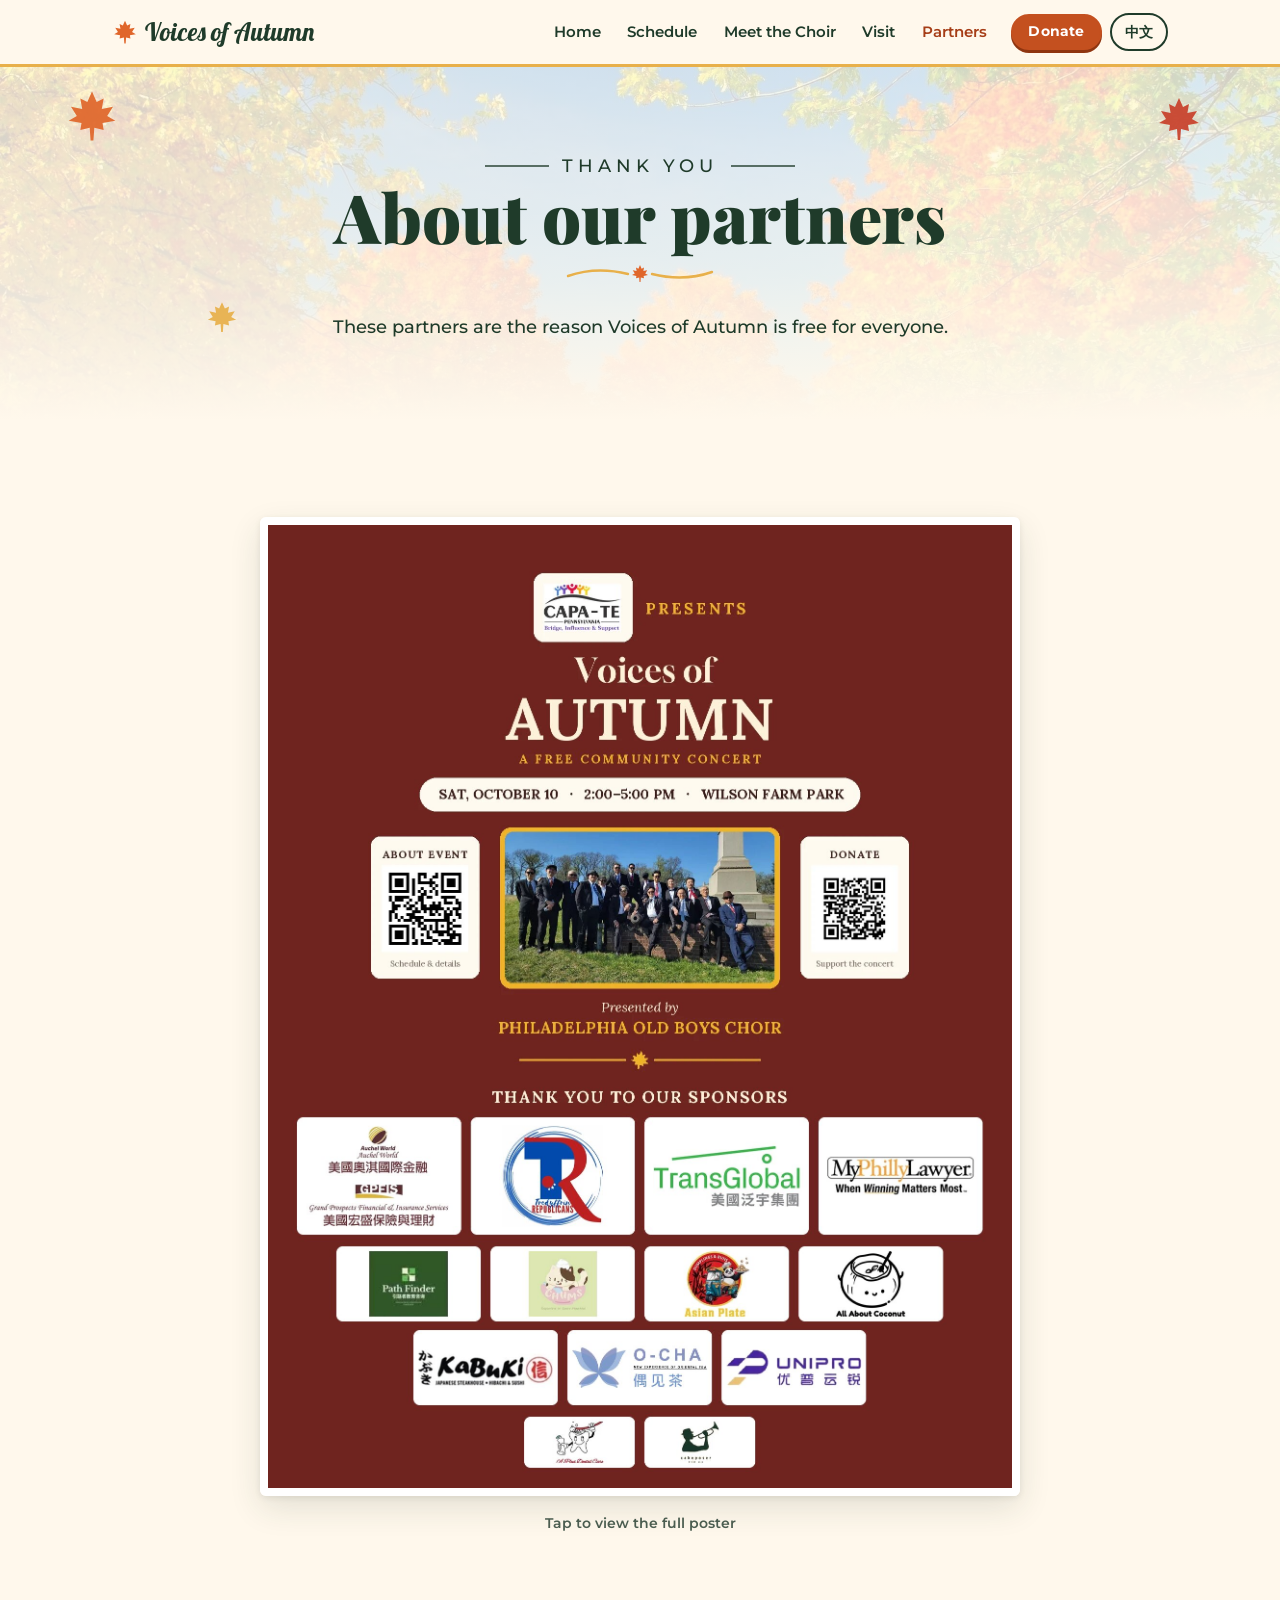
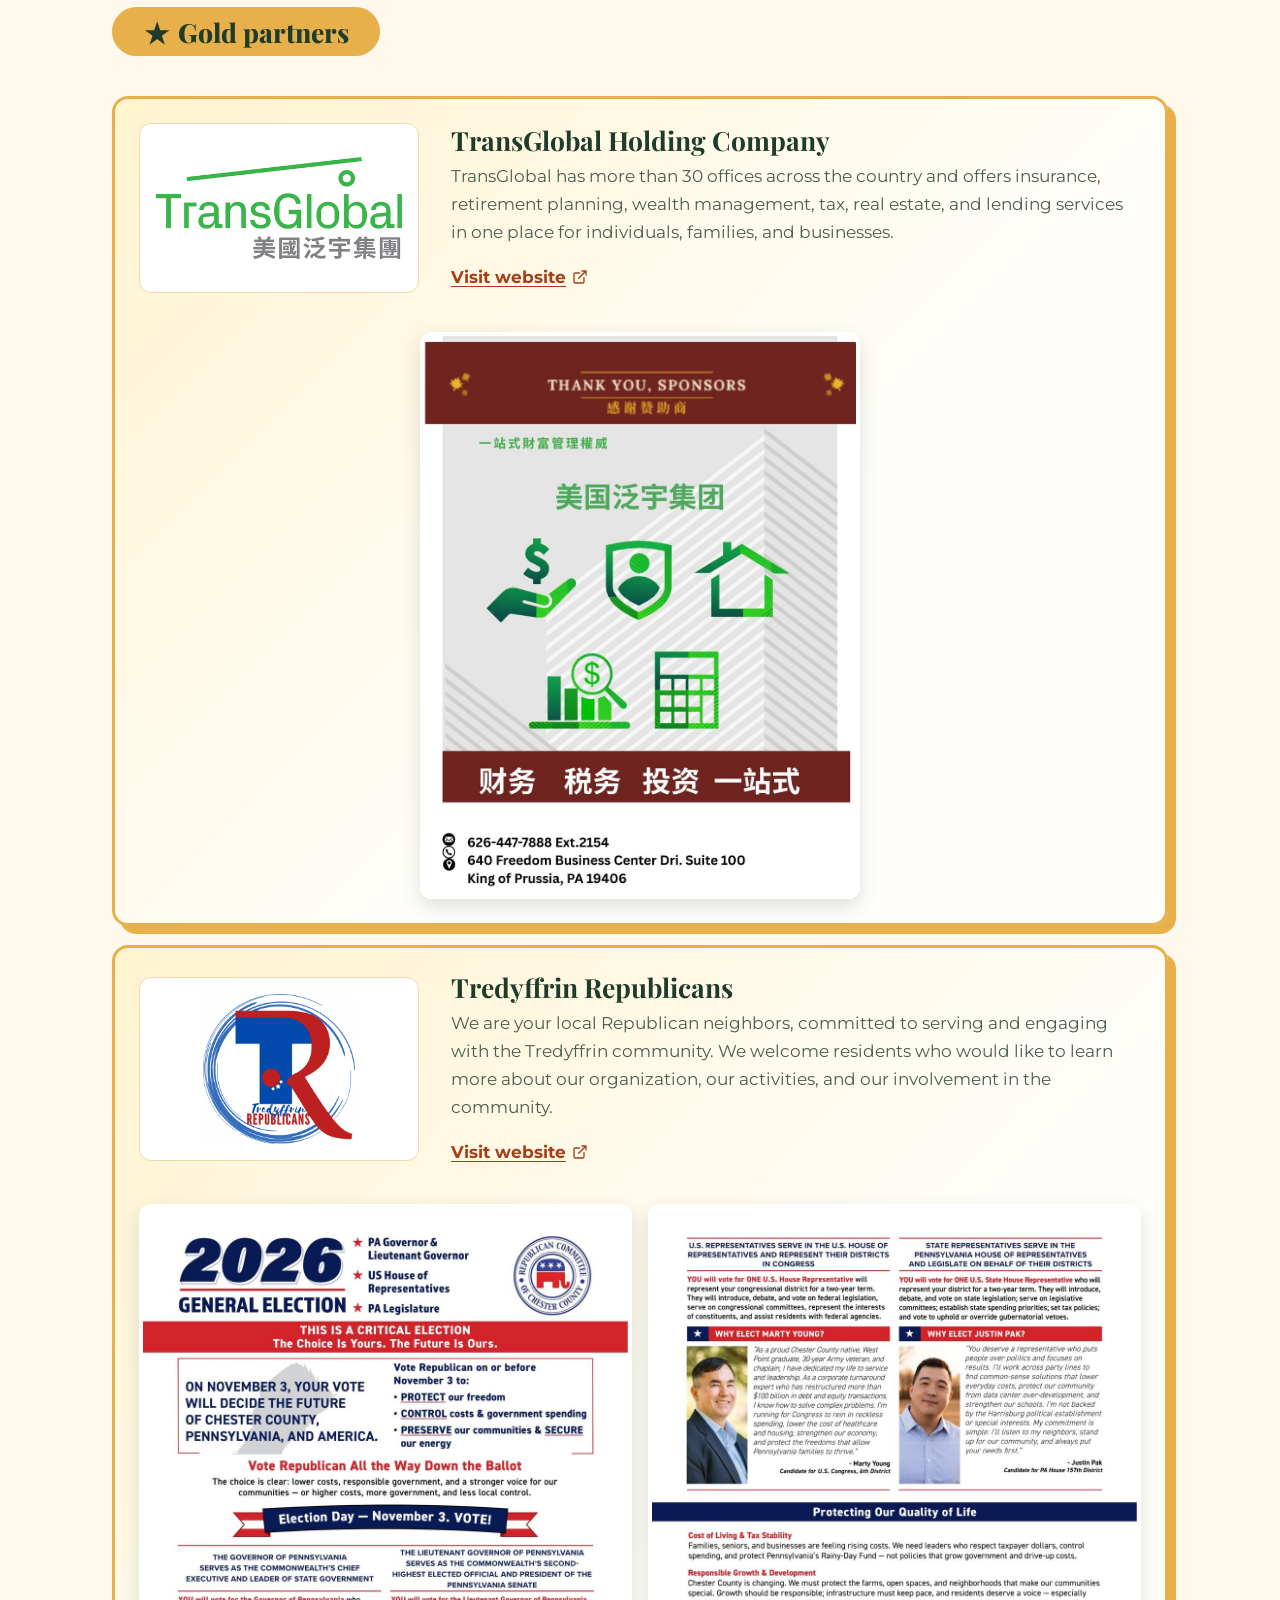
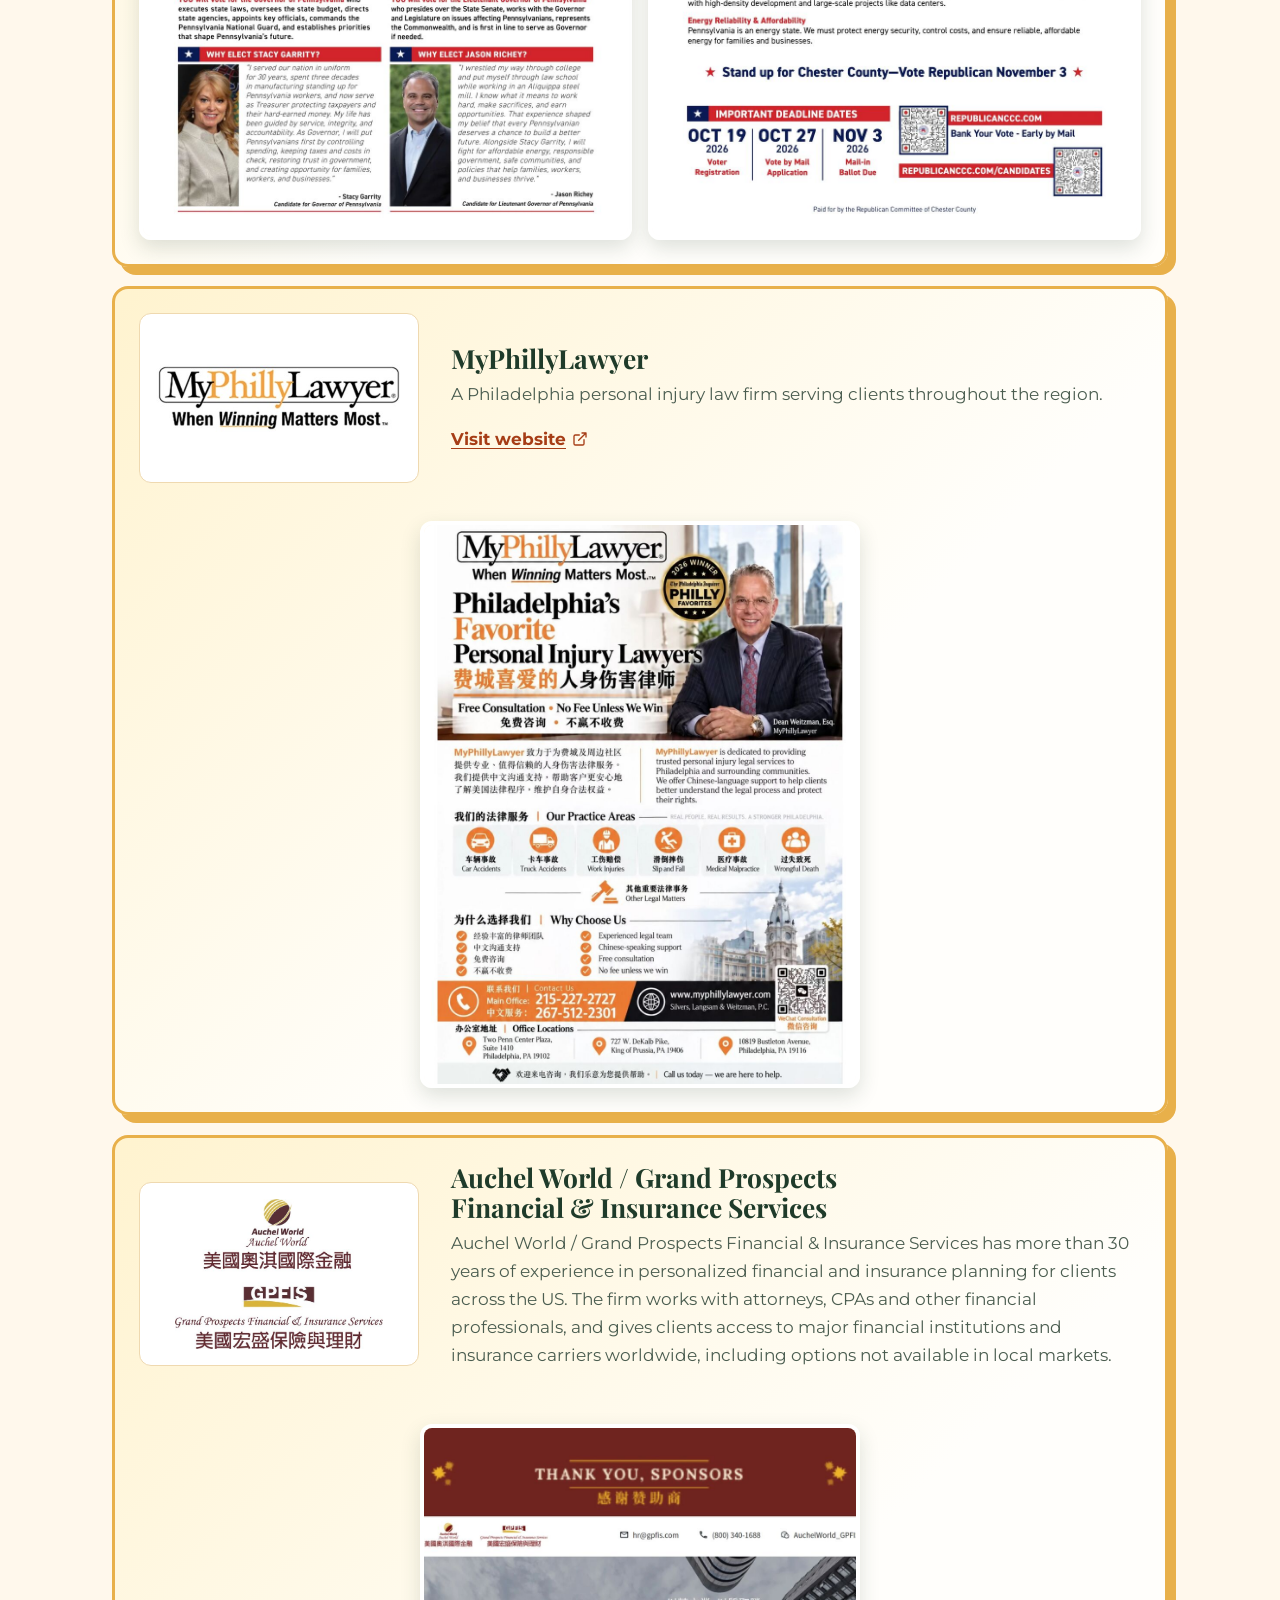
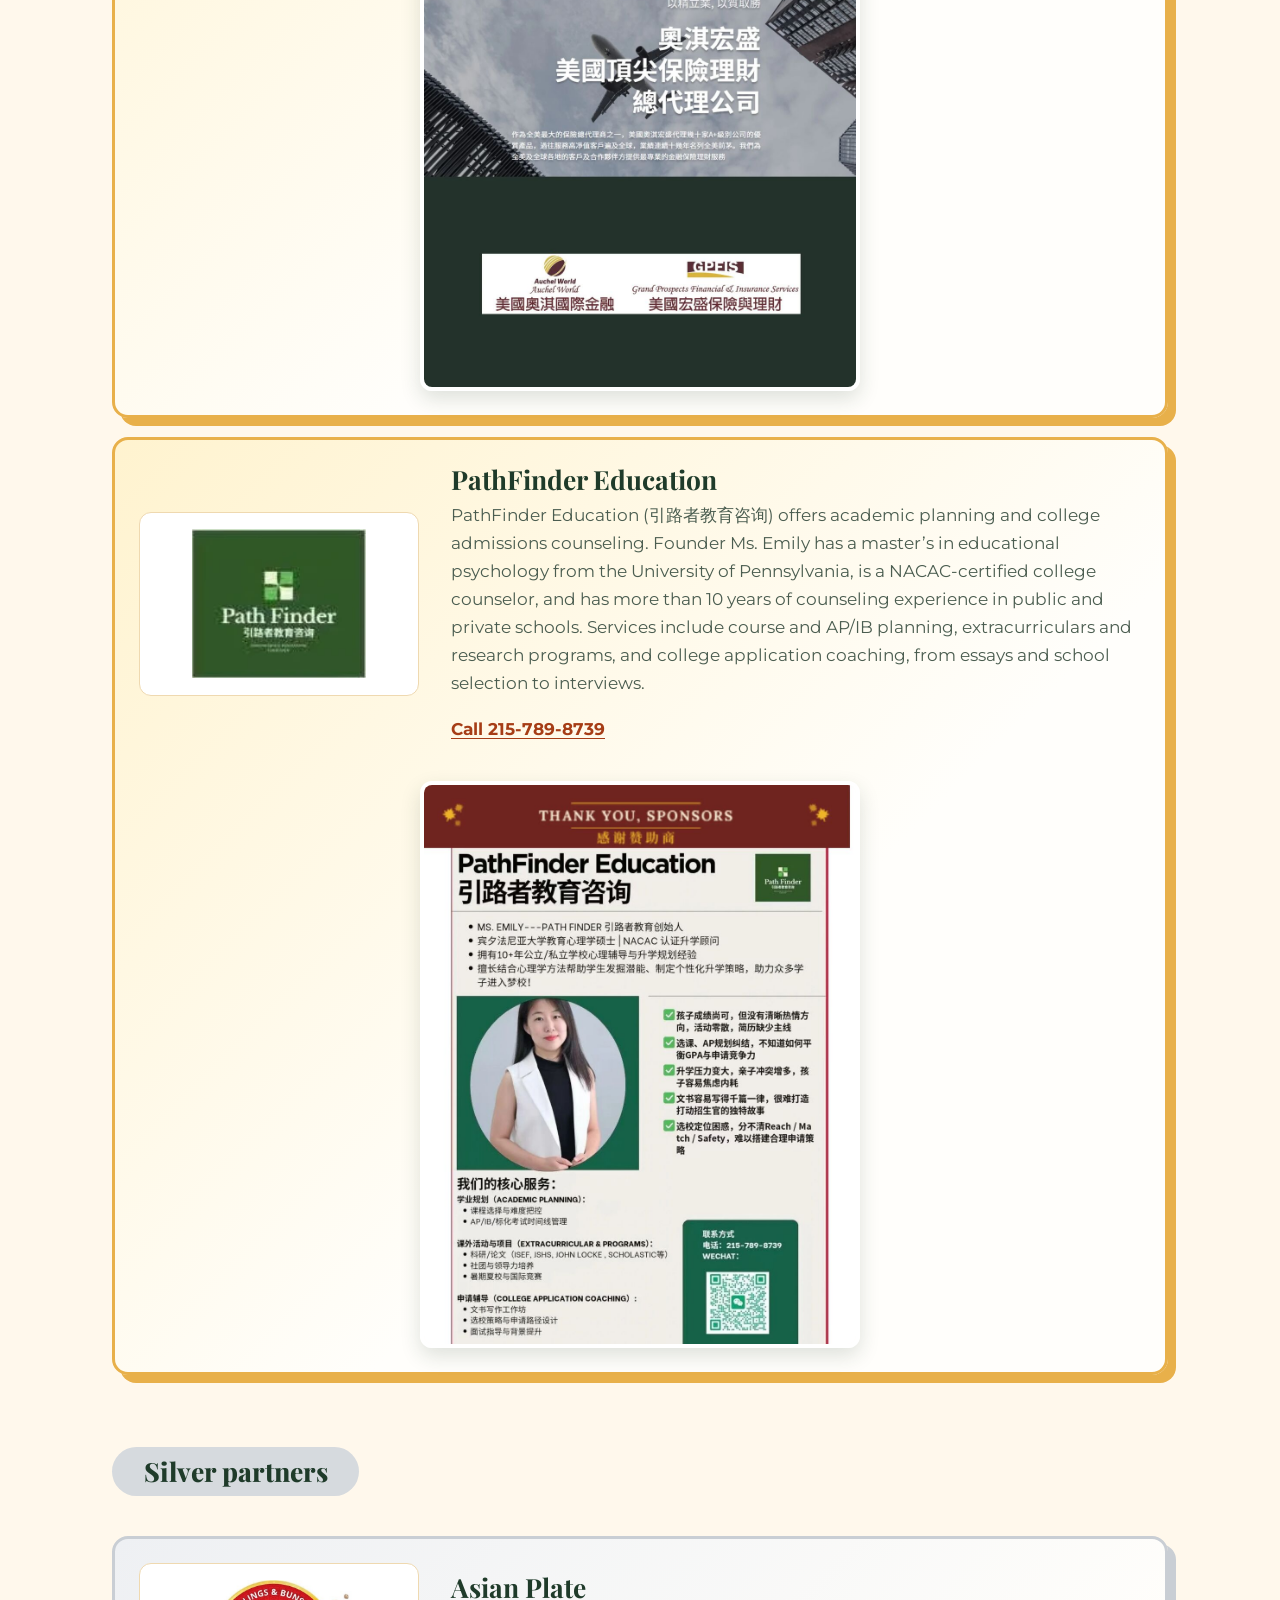
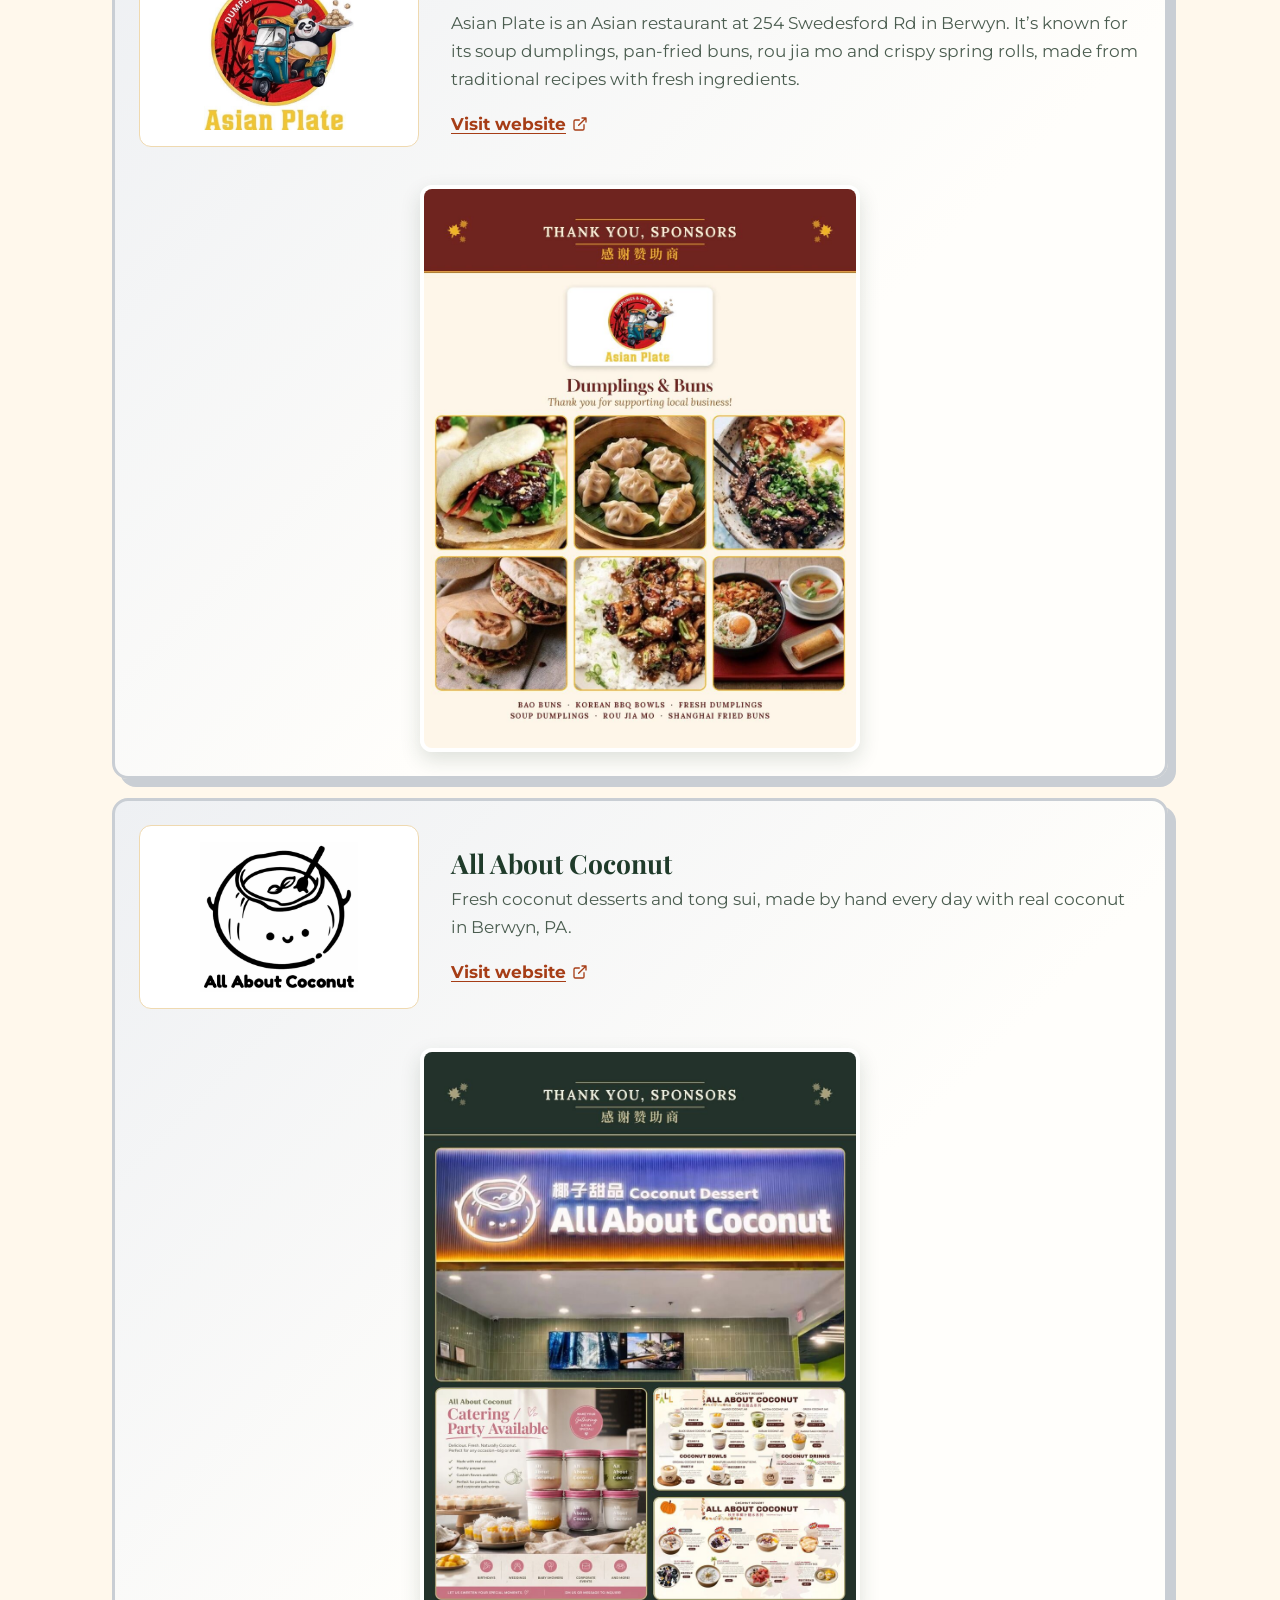
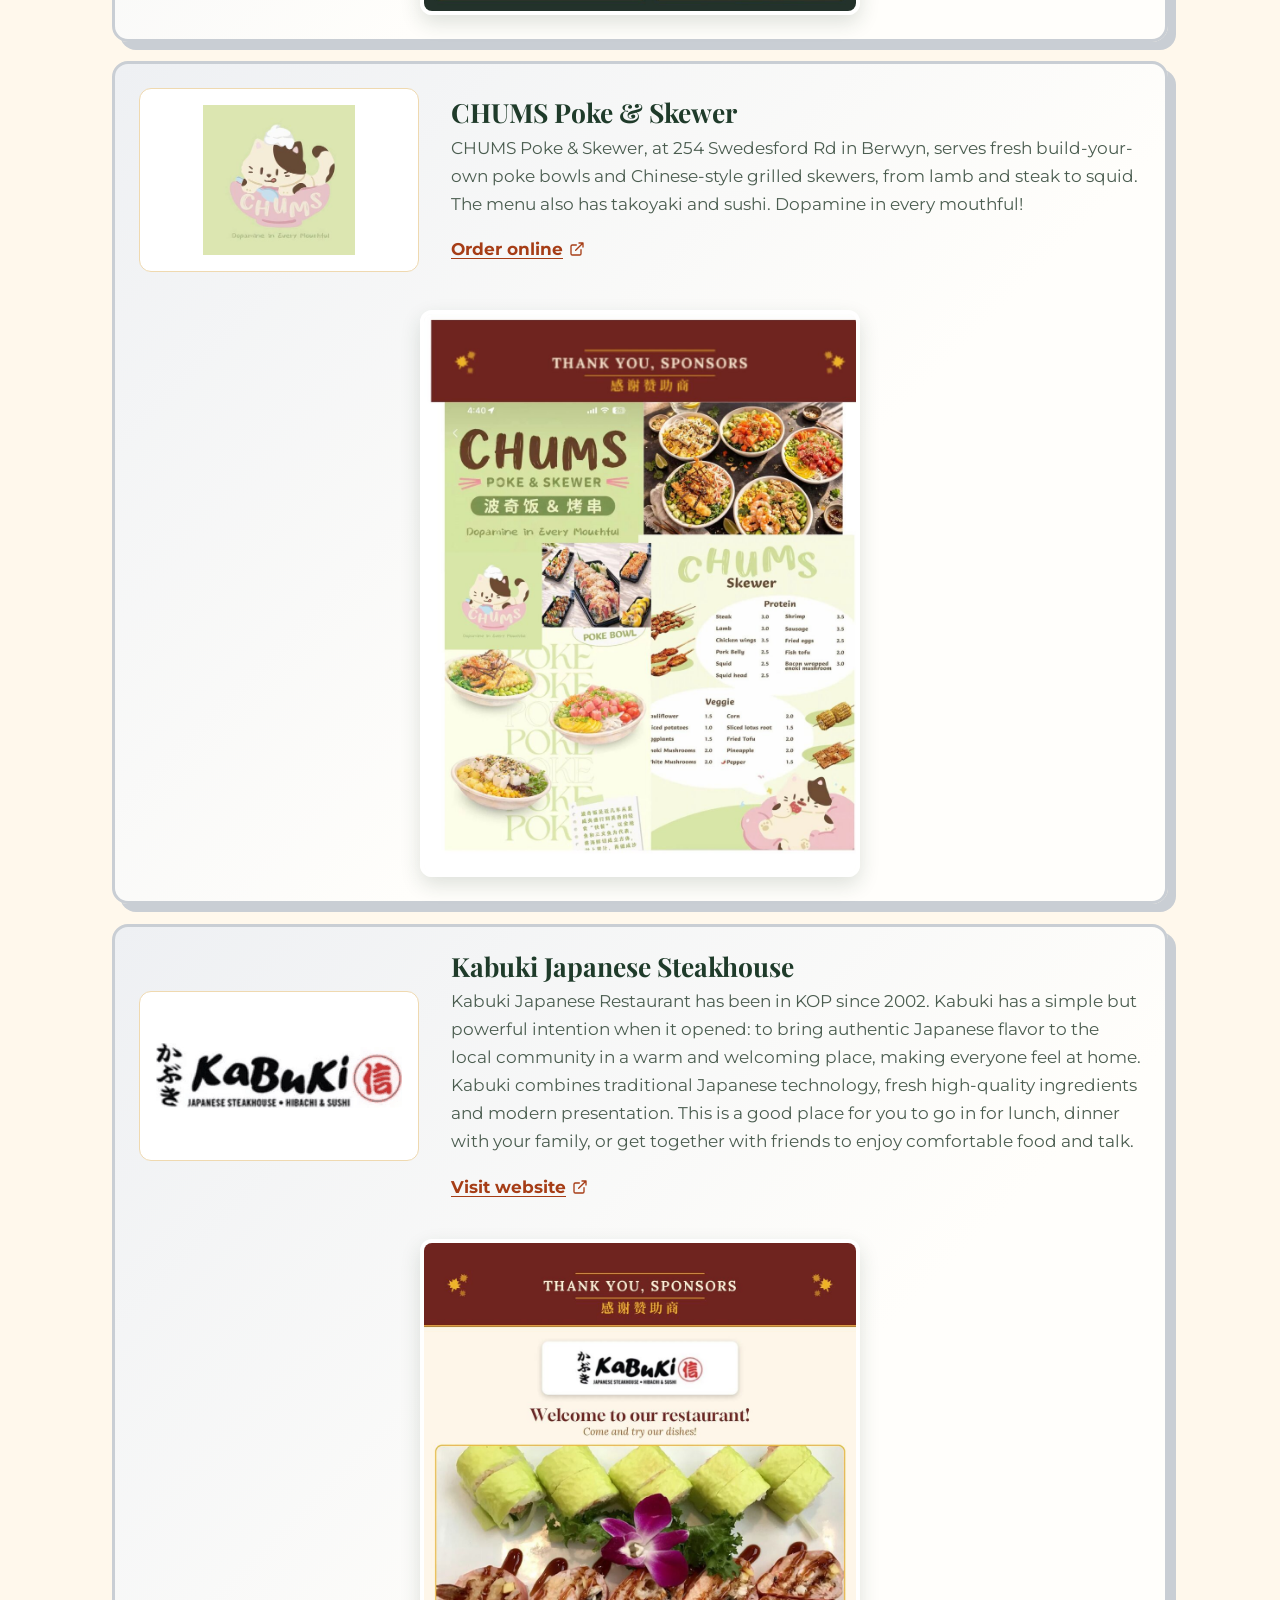
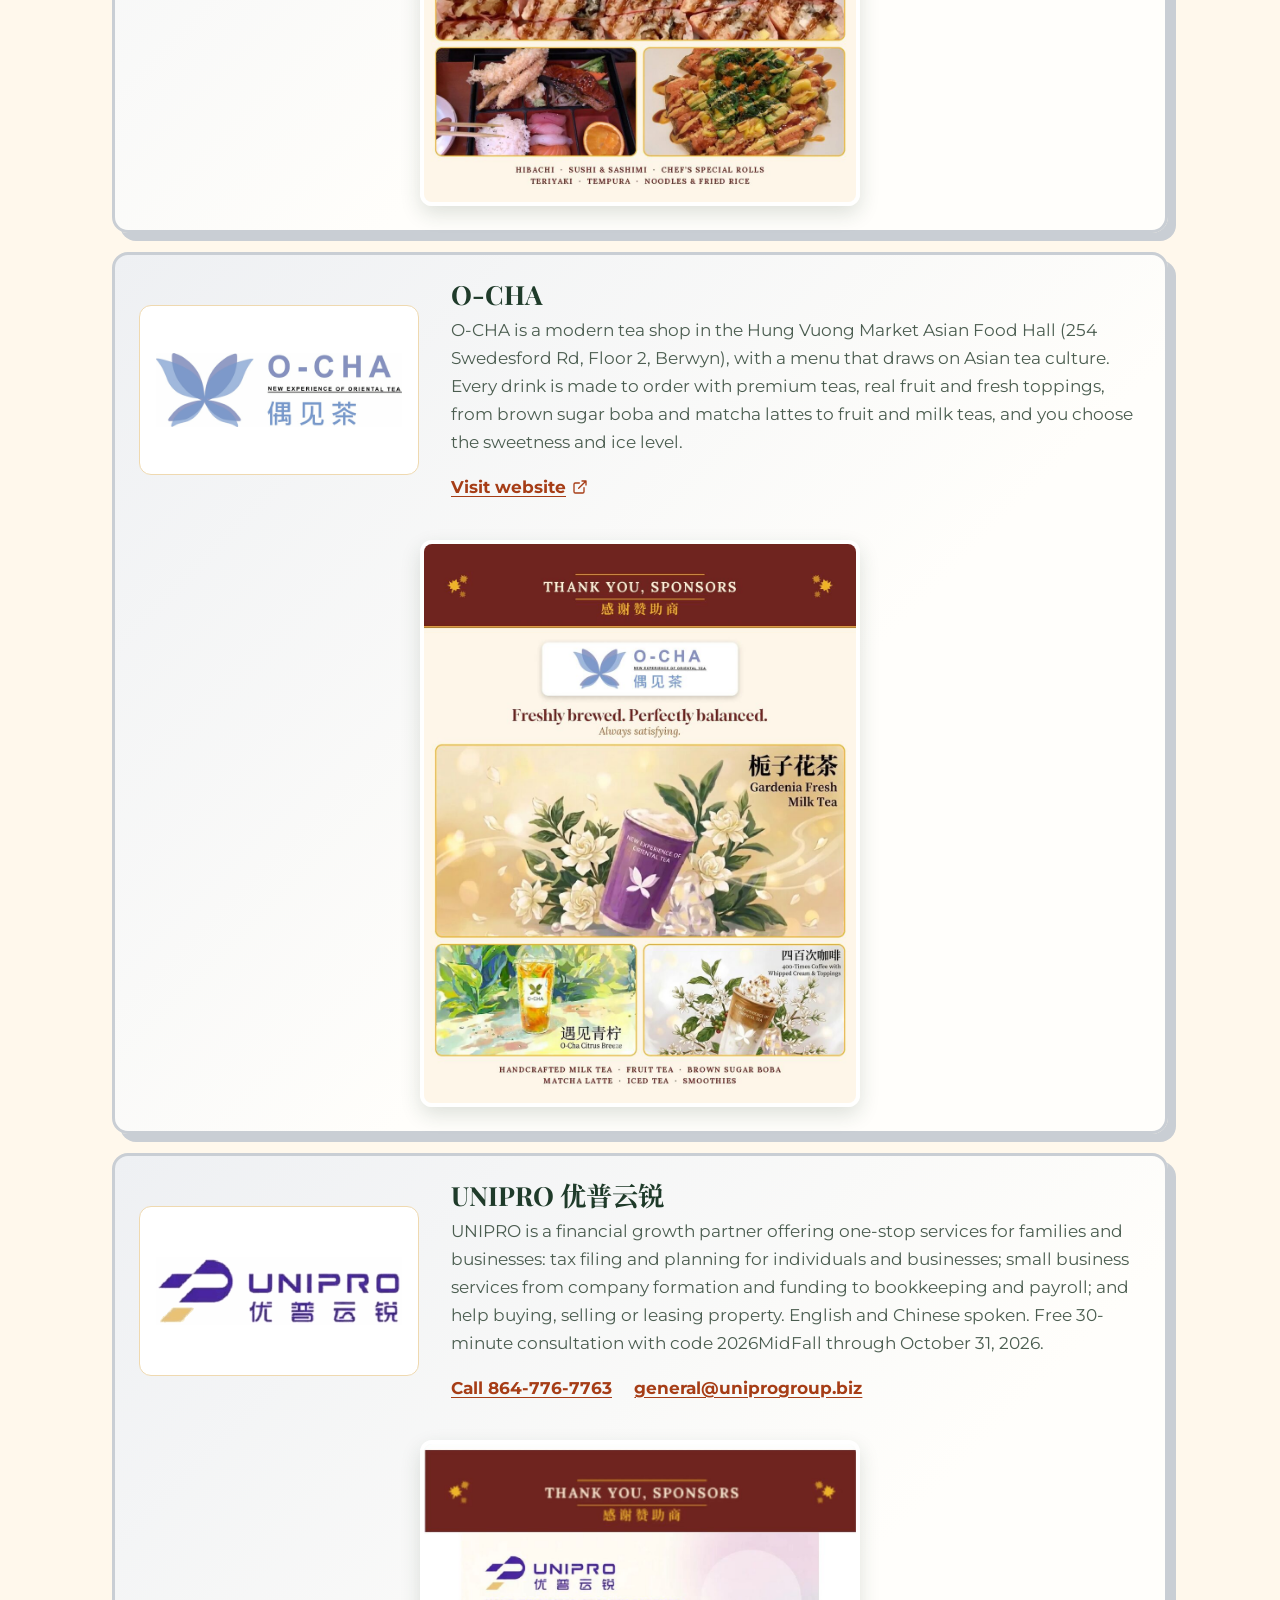
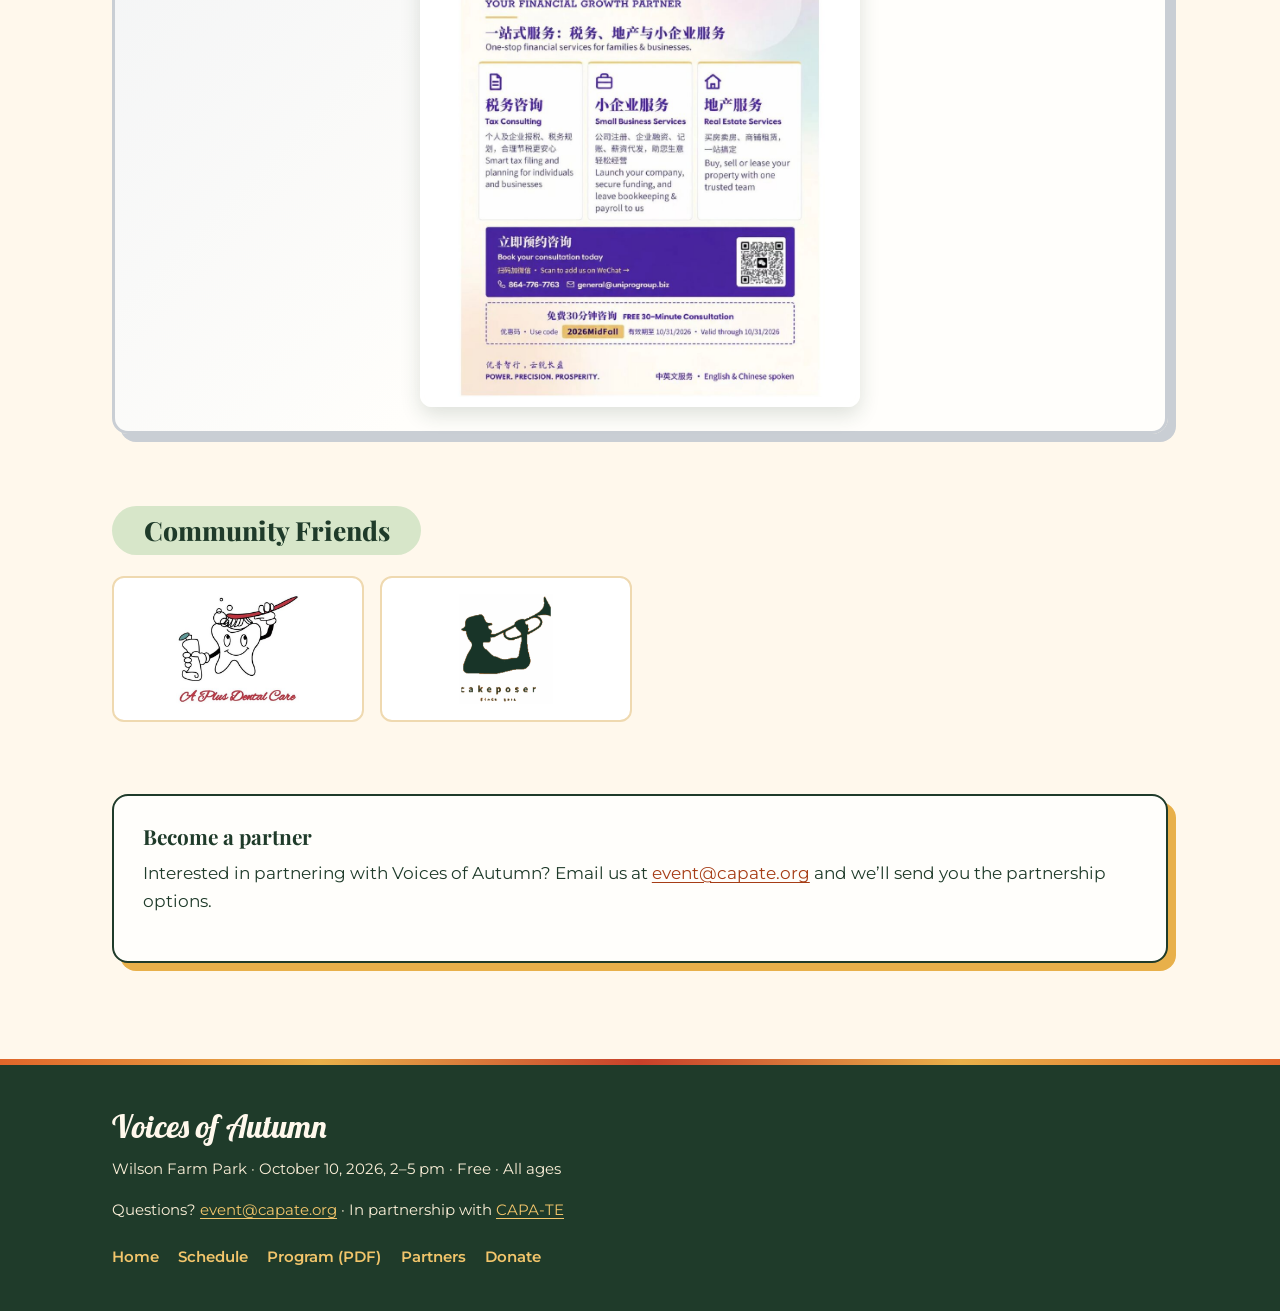
<file: partners.html>
<!DOCTYPE html>
<html lang="en">
<head>
<meta charset="utf-8">
<meta name="viewport" content="width=device-width, initial-scale=1">
<title data-i18n="title.partners">Partners – Voices of Autumn</title>
<meta name="description" content="Meet the partners who keep Voices of Autumn, a free community concert at Wilson Farm Park, free for everyone.">
<meta property="og:type" content="website">
<meta property="og:title" content="Partners – Voices of Autumn">
<meta property="og:description" content="Meet the partners who keep Voices of Autumn, a free community concert at Wilson Farm Park, free for everyone.">
<meta property="og:image" content="https://concert.capate.org/images/poster.jpg">
<meta name="theme-color" content="#fff8ec">
<link rel="icon" href="images/favicon.svg" type="image/svg+xml">
<script>
  (function (d) {
    d.classList.add('js');
    try {
      var l = new URLSearchParams(location.search).get('lang') || localStorage.getItem('voa-lang');
      if (l === 'zh') { d.lang = 'zh-Hans'; d.classList.add('i18n-wait'); setTimeout(function () { d.classList.remove('i18n-wait'); }, 1500); }
    } catch (e) {}
  })(document.documentElement);
</script>
<link rel="preconnect" href="https://fonts.googleapis.com">
<link rel="preconnect" href="https://fonts.gstatic.com" crossorigin>
<link rel="stylesheet" href="https://fonts.googleapis.com/css2?family=Lobster&family=Ma+Shan+Zheng&family=Montserrat:wght@400;500;600;700&family=Noto+Serif+SC:wght@600;700;900&family=Playfair+Display:wght@700;800;900&display=swap">
<link rel="stylesheet" href="css/style.css">
<script src="js/i18n.js" defer></script>
<script src="js/main.js" defer></script>
</head>
<body data-page="partners">
<svg width="0" height="0" style="position:absolute" aria-hidden="true" focusable="false">
  <symbol id="i-leaf" viewBox="0 0 24 24"><path d="M12 1.5L14 6L17 4.5L16.2 9L21 8L18.5 12L22 14L16.5 15L17 18L13 17L12.6 22.5H11.4L11 17L7 18L7.5 15L2 14L5.5 12L3 8L7.8 9L7 4.5L10 6Z"/></symbol>
  <symbol id="i-note" viewBox="0 0 24 24"><path d="M14 3v10.55A4 4 0 1 0 16 17V7h4V3z"/></symbol>
  <symbol id="i-notes" viewBox="0 0 24 24"><path d="M21 3v12.5a3.5 3.5 0 1 1-2-3.16V7.3L9 9.1v8.4a3.5 3.5 0 1 1-2-3.16V5.5z"/></symbol>
  <symbol id="i-cal" viewBox="0 0 24 24" fill="none" stroke="currentColor" stroke-width="2" stroke-linecap="round" stroke-linejoin="round"><rect width="18" height="18" x="3" y="4" rx="2"/><path d="M16 2v4M8 2v4M3 10h18"/></symbol>
  <symbol id="i-clock" viewBox="0 0 24 24" fill="none" stroke="currentColor" stroke-width="2" stroke-linecap="round" stroke-linejoin="round"><circle cx="12" cy="12" r="10"/><path d="M12 6v6l4 2"/></symbol>
  <symbol id="i-pin" viewBox="0 0 24 24" fill="none" stroke="currentColor" stroke-width="2" stroke-linecap="round" stroke-linejoin="round"><path d="M20 10c0 5-5.5 10.2-7.4 11.8a1 1 0 0 1-1.2 0C9.5 20.2 4 15 4 10a8 8 0 0 1 16 0"/><circle cx="12" cy="10" r="3"/></symbol>
  <symbol id="i-ticket" viewBox="0 0 24 24" fill="none" stroke="currentColor" stroke-width="2" stroke-linecap="round" stroke-linejoin="round"><path d="M2 9a3 3 0 0 1 0 6v2a2 2 0 0 0 2 2h16a2 2 0 0 0 2-2v-2a3 3 0 0 1 0-6V7a2 2 0 0 0-2-2H4a2 2 0 0 0-2 2Z"/><path d="M13 5v2M13 17v2M13 11v2"/></symbol>
  <symbol id="i-music" viewBox="0 0 24 24" fill="none" stroke="currentColor" stroke-width="2" stroke-linecap="round" stroke-linejoin="round"><path d="M9 18V5l12-2v13"/><circle cx="6" cy="18" r="3"/><circle cx="18" cy="16" r="3"/></symbol>
  <symbol id="i-food" viewBox="0 0 24 24" fill="none" stroke="currentColor" stroke-width="2" stroke-linecap="round" stroke-linejoin="round"><path d="M3 2v7c0 1.1.9 2 2 2h4a2 2 0 0 0 2-2V2M7 2v20M21 15V2a5 5 0 0 0-5 5v6c0 1.1.9 2 2 2h3Zm0 0v7"/></symbol>
  <symbol id="i-people" viewBox="0 0 24 24" fill="none" stroke="currentColor" stroke-width="2" stroke-linecap="round" stroke-linejoin="round"><path d="M16 21v-2a4 4 0 0 0-4-4H6a4 4 0 0 0-4 4v2"/><circle cx="9" cy="7" r="4"/><path d="M22 21v-2a4 4 0 0 0-3-3.87M16 3.13a4 4 0 0 1 0 7.75"/></symbol>
  <symbol id="i-park" viewBox="0 0 24 24" fill="none" stroke="currentColor" stroke-width="2" stroke-linecap="round" stroke-linejoin="round"><rect width="18" height="18" x="3" y="3" rx="2"/><path d="M9 17V7h4a3 3 0 0 1 0 6H9"/></symbol>
  <symbol id="i-mic" viewBox="0 0 24 24" fill="none" stroke="currentColor" stroke-width="2" stroke-linecap="round" stroke-linejoin="round"><path d="M12 2a3 3 0 0 0-3 3v7a3 3 0 0 0 6 0V5a3 3 0 0 0-3-3Z"/><path d="M19 10v2a7 7 0 0 1-14 0v-2M12 19v3"/></symbol>
  <symbol id="i-trophy" viewBox="0 0 24 24" fill="none" stroke="currentColor" stroke-width="2" stroke-linecap="round" stroke-linejoin="round"><path d="M6 9H4.5a2.5 2.5 0 0 1 0-5H6M18 9h1.5a2.5 2.5 0 0 0 0-5H18M4 22h16M10 14.66V17c0 .55-.47.98-.97 1.21C7.85 18.75 7 20.24 7 22M14 14.66V17c0 .55.47.98.97 1.21C16.15 18.75 17 20.24 17 22M18 2H6v7a6 6 0 0 0 12 0V2Z"/></symbol>
  <symbol id="i-umbrella" viewBox="0 0 24 24" fill="none" stroke="currentColor" stroke-width="2" stroke-linecap="round" stroke-linejoin="round"><path d="M22 12a10 10 0 0 0-20 0Z"/><path d="M12 12v8a2 2 0 0 0 4 0M12 2v1"/></symbol>
  <symbol id="i-ext" viewBox="0 0 24 24" fill="none" stroke="currentColor" stroke-width="2" stroke-linecap="round" stroke-linejoin="round"><path d="M15 3h6v6M10 14 21 3M18 13v6a2 2 0 0 1-2 2H5a2 2 0 0 1-2-2V8a2 2 0 0 1 2-2h6"/></symbol>
  <symbol id="i-heart" viewBox="0 0 24 24"><path d="M19 14c1.49-1.46 3-3.21 3-5.5A5.5 5.5 0 0 0 16.5 3c-1.76 0-3 .5-4.5 2-1.5-1.5-2.74-2-4.5-2A5.5 5.5 0 0 0 2 8.5c0 2.3 1.5 4.05 3 5.5l7 7Z"/></symbol>
</svg>

<a class="skip" href="#main" data-i18n="skip">Skip to content</a>

<nav class="site-nav" aria-label="Main">
  <div class="wrap nav-inner">
    <a class="brand" href="index.html"><svg aria-hidden="true"><use href="#i-leaf"/></svg><span data-i18n="brand">Voices of Autumn</span></a>
    <ul class="nav-links" id="nav-links">
      <li><a href="index.html" data-i18n="nav.home">Home</a></li>
      <li><a href="index.html#schedule" data-i18n="nav.schedule">Schedule</a></li>
      <li><a href="index.html#choir" data-i18n-html="nav.choir"><span class="nav-long">Meet the </span>Choir</a></li>
      <li><a href="index.html#visit" data-i18n="nav.visit">Visit</a></li>
      <li><a href="partners.html" aria-current="page" data-i18n="nav.partners">Partners</a></li>
    </ul>
    <div class="nav-actions">
      <a class="btn btn-sm" href="donate.html" data-i18n="nav.donate">Donate</a>
      <button type="button" class="lang-btn" data-lang-toggle lang="zh-Hans" title="Switch language / 切换语言">中文</button>
    </div>
  </div>
</nav>

<header class="page-head">
  <div class="decor" aria-hidden="true">
    <svg style="--s:56px;--c:#e0662a;--r:-25deg;--t:8s;left:5%;top:6%"><use href="#i-leaf"/></svg>
    <svg class="hide-sm" style="--s:34px;--c:#e8b04a;--r:30deg;--d:-2s;left:16%;top:66%"><use href="#i-leaf"/></svg>
    <svg style="--s:48px;--c:#c8402a;--r:20deg;--d:-4s;--t:9s;right:6%;top:8%"><use href="#i-leaf"/></svg>
  </div>
  <div class="wrap">
    <p class="eyebrow" data-i18n="partners.eyebrow">Thank you</p>
    <h1 data-i18n="partners.h">About our partners</h1>
    <p data-i18n="partners.p">These partners are the reason Voices of Autumn is free for everyone.</p>
  </div>
</header>

<main id="main">
  <section>
    <div class="wrap">
      <figure class="poster feature-poster">
        <a href="images/posters/voices-of-autumn-sponsor-poster.jpg" target="_blank" rel="noopener">
          <img src="images/posters/voices-of-autumn-sponsor-poster.jpg" width="1545" height="2000" alt="Voices of Autumn poster: CAPA-TE presents a free community concert on Saturday, October 10, 2:00–5:00 PM at Wilson Farm Park, presented by the Philadelphia Old Boys Choir, with QR codes for event details and donations and the logos of our sponsors" data-i18n-attr="alt:img.posterMain">
        </a>
        <figcaption data-i18n="poster.caption">Tap to view the full poster</figcaption>
      </figure>
      <div class="tier tier-gold" id="gold">
        <h2 class="tier-h"><span aria-hidden="true">★</span> <span data-i18n="tier.gold">Gold partners</span></h2>
      <article class="sp">
        <a class="sp-logo" href="https://www.transglobalus.com/" target="_blank" rel="noopener"><img src="images/partners/transglobal.png" width="460" height="190" alt="TransGlobal Holding Company"></a>
        <div>
          <h3>TransGlobal Holding Company</h3>
          <p data-i18n="sp.transglobal">TransGlobal has more than 30 offices across the country and offers insurance, retirement planning, wealth management, tax, real estate, and lending services in one place for individuals, families, and businesses.</p>
          <a class="ext" href="https://www.transglobalus.com/" target="_blank" rel="noopener"><span data-i18n="sp.visit">Visit website</span><svg aria-hidden="true"><use href="#i-ext"/></svg></a>
        </div>
          <figure class="sp-poster"><a href="images/posters/transglobal.jpg" target="_blank" rel="noopener"><img src="images/posters/transglobal.jpg" width="1000" height="1294" loading="lazy" alt="TransGlobal (美国泛宇集团) flyer: all-in-one wealth management for finance, tax and investment. 626-447-7888 ext. 2154, 640 Freedom Business Center Dr., Suite 100, King of Prussia, PA 19406" data-i18n-attr="alt:img.posterTransglobal"></a></figure>
      </article>
      <article class="sp">
        <a class="sp-logo" href="https://www.ttgop.org/" target="_blank" rel="noopener"><img src="images/partners/tredyffrin-republicans.png" width="460" height="454" alt="Tredyffrin Republicans"></a>
        <div>
          <h3>Tredyffrin Republicans</h3>
          <p data-i18n="sp.ttgop">We are your local Republican neighbors, committed to serving and engaging with the Tredyffrin community. We welcome residents who would like to learn more about our organization, our activities, and our involvement in the community.</p>
          <a class="ext" href="https://www.ttgop.org/" target="_blank" rel="noopener"><span data-i18n="sp.visit">Visit website</span><svg aria-hidden="true"><use href="#i-ext"/></svg></a>
        </div>
          <div class="sp-posters">
            <figure class="sp-poster"><a href="images/posters/tredyffrin-republicans-election-1.jpg" target="_blank" rel="noopener"><img src="images/posters/tredyffrin-republicans-election-1.jpg" width="1000" height="1294" loading="lazy" alt="2026 General Election mailer from the Republican Committee of Chester County, page 1: PA Governor and Lieutenant Governor, U.S. House and PA Legislature. Election Day November 3. Candidates Stacy Garrity for Governor and Jason Richey for Lieutenant Governor" data-i18n-attr="alt:img.posterTtgopE1"></a></figure>
            <figure class="sp-poster"><a href="images/posters/tredyffrin-republicans-election-2.jpg" target="_blank" rel="noopener"><img src="images/posters/tredyffrin-republicans-election-2.jpg" width="1000" height="1294" loading="lazy" alt="2026 General Election mailer from the Republican Committee of Chester County, page 2: Marty Young for U.S. Congress, 6th District, and Justin Pak for PA House, 157th District. Deadlines: voter registration Oct 19, vote-by-mail application Oct 27, mail-in ballot due Nov 3. RepublicanCCC.com" data-i18n-attr="alt:img.posterTtgopE2"></a></figure>
          </div>
      </article>
      <article class="sp">
        <a class="sp-logo" href="https://www.myphillylawyer.com/" target="_blank" rel="noopener"><img src="images/partners/myphillylawyer.jpg" width="460" height="127" alt="MyPhillyLawyer"></a>
        <div>
          <h3>MyPhillyLawyer</h3>
          <p data-i18n="sp.mpl">A Philadelphia personal injury law firm serving clients throughout the region.</p>
          <a class="ext" href="https://www.myphillylawyer.com/" target="_blank" rel="noopener"><span data-i18n="sp.visit">Visit website</span><svg aria-hidden="true"><use href="#i-ext"/></svg></a>
        </div>
          <figure class="sp-poster"><a href="images/posters/myphillylawyer.jpg" target="_blank" rel="noopener"><img src="images/posters/myphillylawyer.jpg" width="1000" height="1294" loading="lazy" alt="MyPhillyLawyer flyer: Philadelphia’s Favorite Personal Injury Lawyers, 2026 Philly Favorites winner. Free consultation, no fee unless we win, Chinese-language support. Car and truck accidents, work injuries, slip and fall, medical malpractice, wrongful death. Main office 215-227-2727, Chinese line 267-512-2301, myphillylawyer.com. Offices in Philadelphia and King of Prussia" data-i18n-attr="alt:img.posterMpl"></a></figure>
      </article>
      <article class="sp">
        <div class="sp-logo"><img src="images/partners/auchel-gpfs.jpg" width="600" height="431" alt="Auchel World (美國奧淇國際金融) and Grand Prospects Financial &amp; Insurance Services (美國宏盛保險與理財)"></div>
        <div>
          <h3>Auchel World / Grand Prospects Financial &amp; Insurance Services</h3>
          <p data-i18n="sp.auchel">Auchel World / Grand Prospects Financial &amp; Insurance Services has more than 30 years of experience in personalized financial and insurance planning for clients across the US. The firm works with attorneys, CPAs and other financial professionals, and gives clients access to major financial institutions and insurance carriers worldwide, including options not available in local markets.</p>
        </div>
          <figure class="sp-poster"><a href="images/posters/auchel-gpfs.jpg" target="_blank" rel="noopener"><img src="images/posters/auchel-gpfs.jpg" width="1000" height="1294" loading="lazy" alt="Auchel World and Grand Prospects Financial &amp; Insurance Services flyer: one of the largest insurance general agencies in the U.S., representing dozens of A+ rated carriers and serving high-net-worth clients worldwide. Contact hr@gpfis.com, (800) 340-1688, WeChat AuchelWorld_GPFIS" data-i18n-attr="alt:img.posterAuchel"></a></figure>
      </article>
      <article class="sp">
        <div class="sp-logo"><img src="images/partners/pathfinder.png" width="200" height="173" alt="PathFinder Education (引路者教育咨询)"></div>
        <div>
          <h3>PathFinder Education</h3>
          <p data-i18n="sp.pathfinder">PathFinder Education (引路者教育咨询) offers academic planning and college admissions counseling. Founder Ms. Emily has a master’s in educational psychology from the University of Pennsylvania, is a NACAC-certified college counselor, and has more than 10 years of counseling experience in public and private schools. Services include course and AP/IB planning, extracurriculars and research programs, and college application coaching, from essays and school selection to interviews.</p>
          <a class="ext" href="tel:+12157898739" data-i18n="sp.pfCall">Call 215-789-8739</a>
        </div>
          <figure class="sp-poster"><a href="images/posters/pathfinder.jpg" target="_blank" rel="noopener"><img src="images/posters/pathfinder.jpg" width="1000" height="1294" loading="lazy" alt="PathFinder Education flyer: founder Ms. Emily, University of Pennsylvania master’s in educational psychology and NACAC-certified college counselor with 10+ years of experience. Services: academic planning, extracurriculars and programs, college application coaching. Phone 215-789-8739" data-i18n-attr="alt:img.posterPathfinder"></a></figure>
      </article>
      </div>

      <div class="tier tier-silver" id="silver">
        <h2 class="tier-h" data-i18n="tier.silver">Silver partners</h2>
        <article class="sp">
          <a class="sp-logo" href="https://www.asianplateberwyn.com/" target="_blank" rel="noopener"><img src="images/partners/asian-plate.jpg" width="440" height="438" alt="Asian Plate"></a>
          <div>
            <h3>Asian Plate</h3>
            <p data-i18n="sp.asianplate">Asian Plate is an Asian restaurant at 254 Swedesford Rd in Berwyn. It’s known for its soup dumplings, pan-fried buns, rou jia mo and crispy spring rolls, made from traditional recipes with fresh ingredients.</p>
            <a class="ext" href="https://www.asianplateberwyn.com/" target="_blank" rel="noopener"><span data-i18n="sp.visit">Visit website</span><svg aria-hidden="true"><use href="#i-ext"/></svg></a>
          </div>
          <figure class="sp-poster"><a href="images/posters/asian-plate.jpg" target="_blank" rel="noopener"><img src="images/posters/asian-plate.jpg" width="1000" height="1294" loading="lazy" alt="Asian Plate sponsor poster: Dumplings &amp; Buns. Thank you for supporting local business! Bao buns, Korean BBQ bowls, fresh dumplings, soup dumplings, rou jia mo and Shanghai fried buns" data-i18n-attr="alt:img.posterAsianPlate"></a></figure>
        </article>
        <article class="sp">
          <a class="sp-logo" href="https://www.allaboutcoconut.com/" target="_blank" rel="noopener"><img src="images/partners/all-about-coconut.png" width="480" height="458" alt="All About Coconut"></a>
          <div>
            <h3>All About Coconut</h3>
            <p data-i18n="sp.coconut">Fresh coconut desserts and tong sui, made by hand every day with real coconut in Berwyn, PA.</p>
            <a class="ext" href="https://www.allaboutcoconut.com/" target="_blank" rel="noopener"><span data-i18n="sp.visit">Visit website</span><svg aria-hidden="true"><use href="#i-ext"/></svg></a>
          </div>
          <figure class="sp-poster"><a href="images/posters/all-about-coconut-flyer.jpg" target="_blank" rel="noopener"><img src="images/posters/all-about-coconut-flyer.jpg" width="1000" height="1294" loading="lazy" alt="All About Coconut flyer: the coconut dessert shop, catering and parties for birthdays, weddings, baby showers and corporate events, and the fall coconut jar, coconut bowl, coconut drink and tong sui menus" data-i18n-attr="alt:img.posterCoconut"></a></figure>
      </article>
        <article class="sp">
          <a class="sp-logo" href="https://order.toasttab.com/online/chums-poke-bowl-skewer-254-swedesford-road-fl2-unitf2" target="_blank" rel="noopener"><img src="images/partners/chums.jpg" width="360" height="353" alt="CHUMS"></a>
          <div>
            <h3>CHUMS Poke &amp; Skewer</h3>
            <p data-i18n="sp.chums">CHUMS Poke &amp; Skewer, at 254 Swedesford Rd in Berwyn, serves fresh build-your-own poke bowls and Chinese-style grilled skewers, from lamb and steak to squid. The menu also has takoyaki and sushi. Dopamine in every mouthful!</p>
            <a class="ext" href="https://order.toasttab.com/online/chums-poke-bowl-skewer-254-swedesford-road-fl2-unitf2" target="_blank" rel="noopener"><span data-i18n="sp.order">Order online</span><svg aria-hidden="true"><use href="#i-ext"/></svg></a>
          </div>
          <figure class="sp-poster"><a href="images/posters/chums.jpg" target="_blank" rel="noopener"><img src="images/posters/chums.jpg" width="1000" height="1294" loading="lazy" alt="CHUMS Poke &amp; Skewer flyer: Dopamine in every mouthful. Poke bowls, sushi rolls, and a skewer menu with steak, lamb, chicken wings, pork belly, squid, shrimp, sausage and vegetable skewers" data-i18n-attr="alt:img.posterChums"></a></figure>
        </article>
        <article class="sp">
          <a class="sp-logo" href="https://www.kabukipa.com/" target="_blank" rel="noopener"><img src="images/partners/kabuki.png" width="420" height="112" alt="Kabuki Japanese Steakhouse"></a>
          <div>
            <h3>Kabuki Japanese Steakhouse</h3>
            <p data-i18n="sp.kabuki">Kabuki Japanese Restaurant has been in KOP since 2002. Kabuki has a simple but powerful intention when it opened: to bring authentic Japanese flavor to the local community in a warm and welcoming place, making everyone feel at home. Kabuki combines traditional Japanese technology, fresh high-quality ingredients and modern presentation. This is a good place for you to go in for lunch, dinner with your family, or get together with friends to enjoy comfortable food and talk.</p>
            <a class="ext" href="https://www.kabukipa.com/" target="_blank" rel="noopener"><span data-i18n="sp.visit">Visit website</span><svg aria-hidden="true"><use href="#i-ext"/></svg></a>
          </div>
          <figure class="sp-poster"><a href="images/posters/kabuki.jpg" target="_blank" rel="noopener"><img src="images/posters/kabuki.jpg" width="1000" height="1294" loading="lazy" alt="Kabuki Japanese Steakhouse sponsor poster: Welcome to our restaurant! Hibachi, sushi and sashimi, chef’s special rolls, teriyaki, tempura, noodles and fried rice" data-i18n-attr="alt:img.posterKabuki"></a></figure>
        </article>
        <article class="sp">
          <a class="sp-logo" href="https://www.ocha254.com/" target="_blank" rel="noopener"><img src="images/partners/ocha.png" width="600" height="180" alt="O-CHA 偶见茶: New Experience of Oriental Tea"></a>
          <div>
            <h3>O-CHA</h3>
            <p data-i18n="sp.ocha">O-CHA is a modern tea shop in the Hung Vuong Market Asian Food Hall (254 Swedesford Rd, Floor 2, Berwyn), with a menu that draws on Asian tea culture. Every drink is made to order with premium teas, real fruit and fresh toppings, from brown sugar boba and matcha lattes to fruit and milk teas, and you choose the sweetness and ice level.</p>
            <a class="ext" href="https://www.ocha254.com/" target="_blank" rel="noopener"><span data-i18n="sp.visit">Visit website</span><svg aria-hidden="true"><use href="#i-ext"/></svg></a>
          </div>
          <figure class="sp-poster"><a href="images/posters/ocha.jpg" target="_blank" rel="noopener"><img src="images/posters/ocha.jpg" width="1000" height="1294" loading="lazy" alt="O-CHA Boba Shop sponsor poster: Freshly brewed. Perfectly balanced. Always satisfying. Handcrafted milk tea, fruit tea, brown sugar boba, matcha latte, iced tea and smoothies" data-i18n-attr="alt:img.posterOcha"></a></figure>
        </article>
        <article class="sp">
          <div class="sp-logo"><img src="images/partners/unipro.png" width="480" height="133" alt="UNIPRO (优普云锐)"></div>
          <div>
            <h3>UNIPRO 优普云锐</h3>
            <p data-i18n="sp.unipro">UNIPRO is a financial growth partner offering one-stop services for families and businesses: tax filing and planning for individuals and businesses; small business services from company formation and funding to bookkeeping and payroll; and help buying, selling or leasing property. English and Chinese spoken. Free 30-minute consultation with code 2026MidFall through October 31, 2026.</p>
            <p class="sp-links"><a class="ext" href="tel:+18647767763" data-i18n="sp.upCall">Call 864-776-7763</a> <a class="ext" href="mailto:general@uniprogroup.biz">general@uniprogroup.biz</a></p>
          </div>
          <figure class="sp-poster"><a href="images/posters/unipro.jpg" target="_blank" rel="noopener"><img src="images/posters/unipro.jpg" width="1000" height="1294" loading="lazy" alt="UNIPRO 优普云锐 flyer: your financial growth partner. One-stop tax, real estate and small business services. Tax consulting, small business services, real estate services. Book a consultation: 864-776-7763, general@uniprogroup.biz. Free 30-minute consultation with code 2026MidFall, valid through 10/31/2026. English and Chinese spoken" data-i18n-attr="alt:img.posterUnipro"></a></figure>
        </article>
      </div>

      <div class="tier tier-friends" id="friends">
        <h2 class="tier-h" data-i18n="tier.friends">Community Friends</h2>
        <div class="logo-grid sm">
          <a class="logo-tile" href="https://www.aplusdentalservices.com/" target="_blank" rel="noopener" title="A Plus Dental Care"><img src="images/partners/aplus-dental.jpg" width="420" height="374" alt="A Plus Dental Care"></a>
          <a class="logo-tile" href="https://www.cakeposer.com/" target="_blank" rel="noopener" title="cakeposer"><img src="images/partners/cakeposer.png" width="317" height="370" alt="cakeposer"></a>
        </div>
      </div>

      <div class="card become">
        <h2 class="h3" data-i18n="become.h">Become a partner</h2>
        <p data-i18n-html="become.p">Interested in partnering with Voices of Autumn? Email us at <a href="mailto:event@capate.org">event@capate.org</a> and we’ll send you the partnership options.</p>
      </div>
    </div>
  </section>
</main>

<footer class="site-foot">
  <div class="wrap">
    <p class="foot-brand" data-i18n="brand">Voices of Autumn</p>
    <p data-i18n="foot.l1">Wilson Farm Park · October 10, 2026, 2–5 pm · Free · All ages</p>
    <p data-i18n-html="foot.l2">Questions? <a href="mailto:event@capate.org">event@capate.org</a> · In partnership with <a href="https://capate.org/">CAPA-TE</a></p>
    <ul class="foot-links">
      <li><a href="index.html" data-i18n="nav.home">Home</a></li>
      <li><a href="index.html#schedule" data-i18n="nav.schedule">Schedule</a></li>
      <li><a href="files/voices-of-autumn-concert-program.pdf" download data-i18n="foot.program">Program (PDF)</a></li>
      <li><a href="partners.html" data-i18n="nav.partners">Partners</a></li>
      <li><a href="donate.html" data-i18n="nav.donate">Donate</a></li>
    </ul>
  </div>
</footer>
</body>
</html>
</file>
<file: css/style.css>
/* Voices of Autumn — styles matched to the event poster
   (sky-to-cream sunlight, forest-green lettering, maple orange, gold swashes) */

:root {
  --bg: #fff8ec;
  --bg-alt: #fcebd0;
  --card: #fffefb;
  --ink: #1f3b2a;
  --ink-soft: #4b5d50;
  --maple: #e0662a;
  --maple-dk: #c4501f;
  --link: #a63d16;
  --red: #c8402a;
  --gold: #e8b04a;
  --gold-soft: #f6dca0;
  --purple: #6b3fa0;
  --line: #efd9b0;
  --tint-green: #d7e6c9;
  --tint-peach: #fad3bd;
  --tint-sky: #d4e9f7;
  --radius: 16px;
  --shadow: 0 12px 32px rgba(31, 59, 42, .12);
  --f-body: "Montserrat", "PingFang SC", "Hiragino Sans GB", "Microsoft YaHei", "Noto Sans SC", system-ui, sans-serif;
  --f-display: "Playfair Display", "Noto Serif SC", "Songti SC", Georgia, serif;
  --f-script: "Lobster", "Ma Shan Zheng", cursive;
  --nav-h: 64px;
  color-scheme: light;
}

/* ---------- base ---------- */
*, *::before, *::after { box-sizing: border-box; }
html { scroll-behavior: smooth; -webkit-text-size-adjust: 100%; }
@media (prefers-reduced-motion: reduce) { html { scroll-behavior: auto; } }
.i18n-wait body { visibility: hidden; }
body {
  margin: 0;
  background: var(--bg);
  color: var(--ink);
  font: 400 1.0625rem/1.65 var(--f-body);
  overflow-wrap: break-word;
}
html[lang^="zh"] body { line-height: 1.8; }
html[lang^="zh"] h1, html[lang^="zh"] h2 { word-break: keep-all; }
img { max-width: 100%; height: auto; display: block; }
a { color: var(--link); text-underline-offset: 3px; }
a:hover { color: var(--red); }
:focus-visible { outline: 3px solid var(--maple); outline-offset: 3px; border-radius: 4px; }
[id] { scroll-margin-top: calc(var(--nav-h) + 16px); }
h1, h2, h3, h4 { font-family: var(--f-display); color: var(--ink); line-height: 1.15; margin: 0 0 .5em; text-wrap: balance; font-variant-numeric: lining-nums; }
h2 { font-size: clamp(1.9rem, 4.2vw, 2.75rem); font-weight: 800; }
h2::after {
  content: "";
  display: block;
  width: 150px;
  height: 20px;
  margin-top: .55rem;
  background: url("../images/swash.svg") left center / contain no-repeat;
}
.center h2::after { margin-inline: auto; }
h3 { font-size: 1.3rem; font-weight: 700; }
h4 { font-size: 1.08rem; font-weight: 700; }
h2.h3 { font-size: 1.3rem; font-weight: 700; }
h2.h3::after { display: none; }
p { margin: 0 0 1em; }
.sr-only {
  position: absolute; width: 1px; height: 1px; padding: 0; margin: -1px;
  overflow: hidden; clip: rect(0 0 0 0); white-space: nowrap; border: 0;
}
.skip {
  position: absolute; left: 1rem; top: -4rem; z-index: 100;
  background: var(--ink); color: #fff; padding: .6rem 1rem; border-radius: 8px;
}
.skip:focus { top: .75rem; color: #fff; }

.wrap { max-width: 1120px; margin-inline: auto; padding-inline: clamp(16px, 4vw, 32px); }
section { padding-block: clamp(3.5rem, 8vw, 6rem); }
.alt { background: var(--bg-alt); }
.center { text-align: center; }
.sec-head { max-width: 720px; margin: 0 auto 2.5rem; }
.sec-head p { color: var(--ink-soft); }
.sched-dl { display: flex; flex-direction: column; align-items: center; gap: .5rem; margin-top: 1.4rem; }
.sched-dl small { font-size: .85rem; }
.split { display: grid; grid-template-columns: 1.15fr .85fr; gap: clamp(2rem, 5vw, 3.5rem); align-items: start; }
@media (max-width: 820px) { .split { grid-template-columns: 1fr; } }

.ic { width: 1.4em; height: 1.4em; flex: none; }
svg.fill { fill: currentColor; }

/* ---------- buttons ---------- */
.btn {
  display: inline-flex; align-items: center; justify-content: center; gap: .5em;
  background: var(--maple-dk); color: #fff;
  border: 2px solid var(--maple-dk); border-radius: 999px;
  padding: .75em 1.5em;
  font: 700 1rem/1.2 var(--f-body); letter-spacing: .01em;
  text-decoration: none; cursor: pointer;
  box-shadow: 0 3px 0 #8f3510;
  transition: transform .15s ease, background-color .15s ease;
}
.btn:hover { background: var(--red); border-color: var(--red); color: #fff; transform: translateY(-1px); }
.btn:active { transform: translateY(1px); box-shadow: 0 1px 0 #8f3510; }
.btn-outline { background: rgba(255, 254, 251, .85); color: var(--ink); border-color: var(--ink); box-shadow: none; }
.btn-outline:hover { background: var(--ink); border-color: var(--ink); color: #fff; }
.btn-sm { padding: .5em 1.1em; font-size: .9rem; }
.lang-btn {
  display: inline-flex; align-items: center; justify-content: center;
  min-height: 38px; padding: .35em .9em;
  background: transparent; color: var(--ink);
  border: 2px solid var(--ink); border-radius: 999px;
  font: 700 .9rem/1 var(--f-body); cursor: pointer;
}
.lang-btn:hover { background: var(--ink); color: #fff; }
.text-link { font-weight: 700; }

/* ---------- nav ---------- */
.site-nav {
  position: sticky; top: 0; z-index: 50;
  background: rgba(255, 248, 236, .95);
  -webkit-backdrop-filter: saturate(1.4) blur(10px);
  backdrop-filter: saturate(1.4) blur(10px);
  border-bottom: 3px solid var(--gold);
}
.nav-inner { position: relative; display: flex; align-items: center; gap: .75rem; min-height: var(--nav-h); }
.brand {
  display: inline-flex; align-items: center; gap: .45rem;
  margin-right: auto;
  font: 400 1.55rem/1 var(--f-script); color: var(--ink);
  text-decoration: none; white-space: nowrap;
}
.brand:hover { color: var(--ink); }
.brand svg { width: 26px; height: 26px; fill: var(--maple); }
.nav-links { display: flex; align-items: center; gap: .15rem; list-style: none; margin: 0; padding: 0; }
.nav-links a {
  display: block; padding: .5rem .75rem; border-radius: 999px;
  font-weight: 600; font-size: .95rem; color: var(--ink); text-decoration: none; white-space: nowrap;
}
@media (hover: hover) { .nav-links a:hover { background: var(--bg-alt); color: var(--ink); } }
.nav-links a[aria-current="page"] { color: var(--link); }
.nav-actions { display: flex; align-items: center; gap: .5rem; }

/* Narrower screens: tabs move to their own row under the logo (scrolls sideways if needed) */
@media (max-width: 980px) {
  :root { --nav-h: 96px; }
  .nav-inner { flex-wrap: wrap; row-gap: 0; padding-top: .45rem; min-height: 0; }
  .nav-links {
    order: 3; flex: 1 0 100%;
    margin: .2rem calc(-1 * clamp(16px, 4vw, 32px)) 0;
    padding: 0 clamp(16px, 4vw, 32px) .4rem;
    overflow-x: auto; scrollbar-width: none; -webkit-overflow-scrolling: touch;
  }
  .nav-links::-webkit-scrollbar { display: none; }
  .nav-links.scrolls:not(.at-end) {
    -webkit-mask-image: linear-gradient(90deg, #000 82%, transparent);
    mask-image: linear-gradient(90deg, #000 82%, transparent);
  }
  .nav-links a { padding: .45rem .8rem; font-size: .92rem; }
  .nav-links a[aria-current="page"] { background: var(--bg-alt); }
}
@media (max-width: 440px) {
  .brand { font-size: 1.3rem; }
  .brand svg { display: none; }
  .nav-links { gap: 0; }
  .nav-links a { padding: .45rem .45rem; }
  .nav-long { display: none; }
}

/* ---------- decorative leaves & notes ---------- */
.decor { position: absolute; inset: 0; pointer-events: none; z-index: 0; }
.decor svg { position: absolute; width: var(--s, 40px); height: var(--s, 40px); fill: var(--c, var(--maple)); opacity: .92; }
.decor .note { fill: var(--ink); opacity: .7; }
@media (prefers-reduced-motion: no-preference) {
  .decor svg { animation: sway var(--t, 7s) ease-in-out var(--d, 0s) infinite alternate; }
}
@keyframes sway {
  from { transform: translate(0, 0) rotate(var(--r, 0deg)); }
  to { transform: translate(-10px, 14px) rotate(calc(var(--r, 0deg) + 14deg)); }
}
@media (max-width: 700px) {
  .decor .hide-sm { display: none; }
  .decor svg { width: calc(var(--s, 40px) * .6); height: calc(var(--s, 40px) * .6); }
}

/* ---------- hero ---------- */
.hero {
  position: relative; overflow: hidden; isolation: isolate;
  text-align: center;
  padding: clamp(3.5rem, 8vw, 6rem) 0 clamp(6.5rem, 12vw, 9rem);
  background:
    radial-gradient(ellipse 60% 62% at 50% 46%, rgba(255, 250, 238, .95) 0%, rgba(255, 250, 238, .86) 45%, rgba(255, 250, 238, .3) 75%, rgba(255, 250, 238, 0) 92%),
    linear-gradient(180deg, rgba(255, 248, 236, 0) 70%, var(--bg) 100%),
    url("../images/hero-autumn.jpg") center 40% / cover no-repeat,
    #f3c27a;
}
@media (max-width: 700px) {
  .hero {
    background:
      radial-gradient(ellipse 110% 70% at 50% 48%, rgba(255, 250, 238, .94) 0%, rgba(255, 250, 238, .82) 60%, rgba(255, 250, 238, .45) 90%),
      linear-gradient(180deg, rgba(255, 248, 236, 0) 75%, var(--bg) 100%),
      url("../images/hero-autumn.jpg") center / cover no-repeat,
      #f3c27a;
  }
}
.hero-inner { position: relative; z-index: 1; }
.eyebrow {
  display: inline-flex; align-items: center; gap: .8rem;
  margin: 0 0 .9rem;
  font: 700 .85rem/1.2 var(--f-body); letter-spacing: .28em; text-transform: uppercase; color: var(--ink);
}
.eyebrow::before, .eyebrow::after { content: ""; width: clamp(24px, 6vw, 64px); height: 2px; background: currentColor; opacity: .7; }
html[lang^="zh"] .eyebrow { letter-spacing: .2em; }
.title { margin: 0; line-height: 1; }
.t-script {
  display: block;
  font: 400 clamp(3rem, 9vw, 6.25rem)/1 var(--f-script);
  color: var(--ink);
  transform: rotate(-3deg);
}
.t-serif {
  display: block;
  font: 900 clamp(3.4rem, 13vw, 8.75rem)/.95 var(--f-display);
  text-transform: uppercase; letter-spacing: .02em;
  color: var(--ink);
  margin-top: -.08em;
}
.title::after {
  content: ""; display: block;
  width: min(420px, 78%); height: 24px; margin: .5rem auto 0;
  background: url("../images/swash.svg") center / contain no-repeat;
}
html[lang^="zh"] .t-script { font-family: "Ma Shan Zheng", "Noto Serif SC", serif; font-size: clamp(4rem, 15vw, 9rem); transform: none; letter-spacing: .06em; }
html[lang^="zh"] .t-serif { font-size: clamp(2rem, 7vw, 4.2rem); letter-spacing: .3em; margin: .25em 0 0 .3em; }
.hero-sub { margin: 1rem 0 .4rem; font: 700 clamp(1.15rem, 2.6vw, 1.6rem)/1.3 var(--f-display); color: var(--ink); }
.lead { margin: 0 auto 1.8rem; max-width: 36ch; font-size: clamp(1.05rem, 2vw, 1.2rem); font-weight: 500; color: var(--ink); }
.cta { display: flex; flex-wrap: wrap; justify-content: center; gap: .8rem; }

/* page header (donate / partners) */
.page-head {
  position: relative; overflow: hidden; isolation: isolate;
  text-align: center;
  padding: clamp(3rem, 7vw, 5rem) 0 clamp(3.5rem, 7vw, 5rem);
  background:
    linear-gradient(180deg, rgba(255, 250, 238, .82) 0%, rgba(255, 250, 238, .9) 60%, var(--bg) 100%),
    url("../images/hero-autumn.jpg") center 35% / cover no-repeat,
    #f3c27a;
}
.page-head h1 { position: relative; z-index: 1; font-size: clamp(2.3rem, 6.5vw, 4.25rem); font-weight: 900; max-width: 20ch; margin: 0 auto .4em; }
.page-head h1::after {
  content: ""; display: block; width: 150px; height: 20px; margin: .6rem auto 0;
  background: url("../images/swash.svg") center / contain no-repeat;
}
.page-head p { position: relative; z-index: 1; max-width: 52ch; margin: 0 auto; font-size: 1.1rem; font-weight: 500; }
.page-head .eyebrow { position: relative; z-index: 1; }

/* ---------- facts ---------- */
.facts {
  list-style: none; padding: 0;
  position: relative; z-index: 2;
  display: grid; grid-template-columns: repeat(4, 1fr);
  margin: -3.75rem 0 0;
  background: var(--card); border-radius: var(--radius);
  border-top: 5px solid var(--maple);
  box-shadow: var(--shadow);
}
.facts > li { display: flex; gap: .8rem; align-items: center; padding: 1.2rem 1.3rem; border-right: 1px solid var(--line); }
.facts > li:last-child { border-right: 0; }
.facts .ic { width: 34px; height: 34px; padding: 7px; border-radius: 50%; background: var(--bg-alt); color: var(--maple-dk); }
.facts .k { display: block; font-size: .78rem; font-weight: 700; letter-spacing: .12em; text-transform: uppercase; color: var(--ink-soft); }
.facts .v { display: block; font: 700 1.15rem/1.25 var(--f-display); font-variant-numeric: lining-nums; }
@media (max-width: 860px) {
  .facts { grid-template-columns: repeat(2, 1fr); }
  .facts > li:nth-child(2) { border-right: 0; }
  .facts > li:nth-child(-n+2) { border-bottom: 1px solid var(--line); }
}
@media (max-width: 560px) {
  .facts > li { flex-direction: column; align-items: flex-start; gap: .45rem; padding: 1rem .9rem; }
  .facts .ic { width: 30px; height: 30px; padding: 6px; }
  .facts .v { font-size: 1.05rem; }
}

/* ---------- intro & features ---------- */
.features { list-style: none; margin: 2rem 0 0; padding: 0; display: grid; gap: 1.1rem; }
.features li { display: grid; grid-template-columns: 64px 1fr; gap: 1rem; align-items: center; }
.blob {
  display: grid; place-items: center; width: 64px; height: 56px;
  border-radius: 48% 52% 42% 58% / 58% 44% 56% 42%;
  color: var(--ink);
}
.blob .ic { width: 30px; height: 30px; }
.blob.green { background: var(--tint-green); }
.blob.peach { background: var(--tint-peach); color: #9b3412; }
.blob.sky { background: var(--tint-sky); }
.features h3 { margin: 0 0 .1rem; font: 700 .95rem/1.3 var(--f-body); letter-spacing: .08em; text-transform: uppercase; }
.features p { margin: 0; color: var(--ink-soft); font-size: .98rem; }

.poster { margin: 0; }
.poster a { display: block; text-decoration: none; }
.poster img {
  width: 100%; max-width: 420px; margin: 0 auto;
  border: 8px solid #fff; border-radius: 6px;
  box-shadow: var(--shadow), 0 2px 6px rgba(0, 0, 0, .08);
  transform: rotate(1.5deg);
  transition: transform .25s ease;
}
.poster a:hover img { transform: rotate(0) scale(1.01); }
.poster figcaption { margin-top: 1rem; text-align: center; font-size: .9rem; font-weight: 600; color: var(--ink-soft); }

/* ---------- program ---------- */
.program { max-width: 760px; margin: 0 auto; }
.prog-part + .prog-part, .prog-break + .prog-part { margin-top: 2.2rem; }
.prog-head {
  display: inline-flex; align-items: center; gap: .5rem;
  margin: 0 0 1rem; padding: .45em 1.2em;
  background: var(--ink); color: #fff8ec; border-radius: 999px;
  font: 700 1rem/1.2 var(--f-body); letter-spacing: .1em; text-transform: uppercase;
}
.prog-part.opening .prog-head { background: var(--purple); }
.prog-list { list-style: none; margin: 0; padding: 0; display: grid; grid-template-columns: 1fr; gap: .8rem; }
.prog-item {
  display: grid; grid-template-columns: 2.4rem 1fr; gap: .9rem; align-items: start;
  padding: 1rem 1.1rem;
  background: var(--card); border: 1px solid var(--line); border-radius: 12px;
}
.prog-item .num {
  display: grid; place-items: center; width: 2.4rem; height: 2.4rem; border-radius: 50%;
  background: var(--maple-dk); color: #fff; font: 800 1.05rem/1 var(--f-display); font-variant-numeric: lining-nums;
}
.prog-item .num.dot { background: var(--tint-sky); color: var(--purple); font-size: 1.15rem; }
.prog-item h4 { margin: .15rem 0 .3rem; font-size: 1.12rem; }
.meta { margin: 0; font-size: .92rem; color: var(--ink-soft); }
.meta .lbl { font-weight: 700; color: var(--ink); }
.prog-break {
  display: flex; align-items: center; justify-content: center; gap: .7rem;
  margin: 2.2rem 0 0; padding: 1rem 1.2rem;
  background: var(--gold); color: var(--ink); border-radius: 12px;
  font: 800 1.15rem/1.3 var(--f-display); text-align: center;
}
.prog-break svg { width: 26px; height: 26px; fill: var(--red); flex: none; }

/* ---------- choir ---------- */
.choir-banner { margin: 0 0 clamp(2rem, 5vw, 3rem); }
.choir-banner img { width: 100%; border-radius: var(--radius); box-shadow: var(--shadow); }
.photo { margin: 0; }
.photo img { width: 100%; border-radius: var(--radius); border: 4px solid var(--gold); box-shadow: 8px 8px 0 var(--maple); }
.photo figcaption { margin-top: .9rem; font-size: .85rem; color: var(--ink-soft); }
.photo.wide { margin: clamp(2.5rem, 6vw, 3.5rem) 0; }
.photo.wide img { background: #000; }
.callout {
  display: flex; gap: .9rem; align-items: flex-start;
  padding: 1rem 1.2rem; margin-top: 1.4rem;
  background: var(--card); border: 2px solid var(--gold); border-radius: 12px;
}
.callout svg { width: 30px; height: 30px; flex: none; color: var(--maple-dk); margin-top: .15rem; }
.callout p { margin: 0; }
.roster-h { font-size: clamp(1.5rem, 3vw, 2rem); font-weight: 800; margin-bottom: 1.2rem; }
.roster { display: grid; grid-template-columns: repeat(auto-fit, minmax(240px, 1fr)); gap: 1.1rem; }
.band { background: var(--card); border: 1px solid var(--line); border-top: 6px solid var(--maple); border-radius: 14px; padding: 1.2rem 1.25rem; }
.band:nth-child(2) { border-top-color: #6f8a3a; }
.band:nth-child(3) { border-top-color: var(--gold); }
.band:nth-child(4) { border-top-color: var(--purple); }
.band h4 { font-size: 1.2rem; margin-bottom: .7rem; }
.band dl { margin: 0; }
.band dt { font-size: .76rem; font-weight: 700; letter-spacing: .1em; text-transform: uppercase; color: var(--link); }
.band dd { margin: 0 0 .65rem; font-size: .95rem; }
.band dd:last-child { margin-bottom: 0; }

/* ---------- visit ---------- */
.when { font: 700 1.2rem/1.4 var(--f-display); font-variant-numeric: lining-nums; text-wrap: balance; }
.info-list, .checks { list-style: none; margin: 0 0 1.6rem; padding: 0; display: grid; gap: .8rem; }
.info-list li { display: flex; gap: .75rem; align-items: flex-start; }
.info-list .ic { color: var(--maple-dk); margin-top: .15em; }
.checks li { position: relative; padding-left: 1.9rem; }
.checks li::before {
  content: ""; position: absolute; left: 0; top: .2em; width: 1.2rem; height: 1.2rem;
  background: url("../images/favicon.svg") center / contain no-repeat;
}
.card { background: var(--card); border: 2px solid var(--ink); border-radius: var(--radius); padding: clamp(1.3rem, 3vw, 1.8rem); box-shadow: 8px 8px 0 var(--gold); }
.card h3 { margin-bottom: .4rem; }
.card hr { border: 0; border-top: 1px dashed var(--line); margin: 1.5rem 0; }
.card .btn { margin-top: .4rem; }
.addr { font-weight: 600; }

/* ---------- presented with ---------- */
.presented { align-items: center; grid-template-columns: .8fr 1.2fr; }
@media (max-width: 820px) { .presented { grid-template-columns: 1fr; } .presented .logo-card { order: 2; max-width: 320px; } }
.logo-card { display: grid; place-items: center; background: #fff; border-radius: var(--radius); padding: 2rem; box-shadow: var(--shadow); max-width: 420px; width: 100%; margin: 0 auto; }
.pull {
  margin: 1.4rem 0; padding: .2rem 0 .2rem 1.1rem;
  border-left: 5px solid var(--gold);
  font: 700 1.3rem/1.4 var(--f-display); color: var(--purple);
}
.thanks { margin-top: clamp(3rem, 7vw, 4.5rem); text-align: center; }
.thanks h3 { font-size: 1.5rem; }

/* partner logo strip (home + popup) */
.partner-strip { display: flex; flex-wrap: wrap; justify-content: center; gap: .8rem; margin: 1.2rem 0 1.6rem; }
.strip-logo {
  display: grid; place-items: center; width: 132px; height: 76px; padding: .5rem .7rem;
  background: #fff; border: 1px solid var(--line); border-radius: 10px;
  transition: transform .15s ease, box-shadow .15s ease;
  text-decoration: none;
}
.strip-logo:hover { transform: translateY(-2px); box-shadow: 0 6px 14px rgba(31, 59, 42, .12); }
.strip-logo img { max-width: 100%; max-height: 58px; width: auto; height: auto; object-fit: contain; }
.partner-strip.compact { gap: .5rem; }
.partner-strip.compact .strip-logo { width: 88px; height: 54px; padding: .35rem .4rem; }
.partner-strip.compact .strip-logo img { max-height: 40px; }
@media (max-width: 480px) {
  .partner-strip.compact { gap: .45rem; margin: 1rem 0 1.2rem; }
  .partner-strip.compact .strip-logo { width: 64px; height: 44px; padding: .25rem; border-radius: 8px; }
  .partner-strip.compact .strip-logo img { max-height: 34px; }
  .popup-box { padding-top: 3.6rem; }
}

/* ---------- donate ---------- */
.donate-card { text-align: center; }
.donate-card .btn { font-size: 1.1rem; padding: .85em 2em; }
.qr { margin-top: 1.6rem; }
.qr img { width: 180px; height: 180px; margin: 0 auto; padding: 8px; background: #fff; border: 1px solid var(--line); border-radius: 10px; }
.qr p { margin: .5rem 0 0; font-size: .9rem; color: var(--ink-soft); }
.mini-facts { list-style: none; margin: 1.6rem 0; padding: 0; display: grid; gap: .7rem; }
.mini-facts li { display: flex; align-items: center; gap: .7rem; font-weight: 600; }
.mini-facts .ic { color: var(--maple-dk); }
.big-lead { font-size: clamp(1.15rem, 2.2vw, 1.35rem); font-weight: 500; }

/* ---------- partners ---------- */
.tier + .tier { margin-top: clamp(3rem, 7vw, 4.5rem); }
.tier-h {
  display: inline-flex; align-items: center; gap: .5rem;
  margin: 0 0 1.3rem; padding: .35em 1.2em;
  border-radius: 999px; font-size: clamp(1.3rem, 3vw, 1.65rem); font-weight: 800; color: var(--ink);
}
.tier-h::after { display: none; }
.tier-gold .tier-h { background: var(--gold); }
.tier-silver .tier-h { background: #d6dade; }
.tier-friends .tier-h { background: var(--tint-green); }
.sp {
  display: grid; grid-template-columns: 280px 1fr; gap: clamp(1.2rem, 3vw, 2rem); align-items: center;
  padding: clamp(1.1rem, 3vw, 1.5rem); margin-top: 1.2rem;
  background: linear-gradient(135deg, #fff3cf, var(--card) 60%);
  border: 3px solid var(--gold); border-radius: var(--radius);
  box-shadow: 8px 8px 0 var(--gold);
}
@media (max-width: 680px) { .sp { grid-template-columns: 1fr; } }
.sp-logo { display: grid; place-items: center; min-height: 170px; padding: 1rem; background: #fff; border: 1px solid var(--line); border-radius: 12px; }
.sp-logo img { max-height: 150px; width: auto; object-fit: contain; }
.sp h3 { font-size: clamp(1.35rem, 3vw, 1.65rem); margin-bottom: .4rem; }
.sp p { color: var(--ink-soft); }
.tier-silver .sp {
  background: linear-gradient(135deg, #eef0f3, var(--card) 60%);
  border-color: #c9ced4; box-shadow: 8px 8px 0 #c9ced4;
}
.ext { display: inline-flex; align-items: center; gap: .35rem; font-weight: 700; }
.ext svg { width: 16px; height: 16px; }
.sp-links { display: flex; flex-wrap: wrap; gap: .4rem 1.4rem; margin: 0; }
.logo-grid { display: grid; grid-template-columns: repeat(auto-fill, minmax(240px, 1fr)); gap: 1rem; }
.logo-tile {
  display: grid; place-items: center; min-height: 190px; padding: 1rem;
  background: #fff; border: 2px solid #c9ced4; border-radius: 12px; text-decoration: none;
}
a.logo-tile:hover { border-color: var(--maple); }
.logo-tile img { max-height: 160px; width: auto; object-fit: contain; }
.logo-grid.sm { grid-template-columns: repeat(auto-fill, minmax(220px, 1fr)); }
.logo-grid.sm .logo-tile { min-height: 140px; border-color: var(--line); }
.logo-grid.sm .logo-tile img { max-height: 110px; }
.become { margin-top: clamp(3rem, 7vw, 4.5rem); }

/* ---------- footer ---------- */
.site-foot { position: relative; background: var(--ink); color: #fbefd8; padding: 3.2rem 0 2.6rem; font-size: .95rem; }
.site-foot::before {
  content: ""; position: absolute; left: 0; right: 0; top: 0; height: 6px;
  background: linear-gradient(90deg, var(--maple), var(--gold), var(--red), var(--gold), var(--maple));
}
.site-foot a { color: #f2c56b; }
.site-foot a:hover { color: #fff; }
.foot-brand { font: 400 2rem/1 var(--f-script); color: #fff8ec; margin-bottom: .9rem; }
.foot-links { display: flex; flex-wrap: wrap; gap: .4rem 1.2rem; list-style: none; padding: 0; margin: 1.4rem 0 0; }
.foot-links a { font-weight: 600; text-decoration: none; }

/* ---------- partner popup ---------- */
.popup { padding: 0; border: 0; background: transparent; max-width: min(540px, calc(100vw - 32px)); width: 100%; max-height: calc(100dvh - 32px); overflow: visible; }
.popup::backdrop { background: rgba(31, 30, 20, .62); }
.popup-box {
  position: relative; max-height: calc(100dvh - 32px); overflow: auto;
  background: var(--card); color: var(--ink);
  border: 3px solid var(--maple-dk); border-radius: var(--radius);
  box-shadow: 8px 8px 0 var(--gold);
  padding: 4.2rem clamp(1.2rem, 4vw, 1.8rem) 1.6rem;
  text-align: center;
}
.popup-top { position: absolute; left: 1rem; right: .6rem; top: .8rem; display: flex; justify-content: space-between; align-items: center; }
.popup-x { width: 40px; height: 40px; border: 0; background: none; color: var(--ink); font-size: 2rem; line-height: 1; cursor: pointer; border-radius: 50%; }
.popup-x:hover { background: var(--bg-alt); }
.popup h2 { font-size: clamp(1.45rem, 4vw, 1.8rem); }
.popup h2::after { margin-inline: auto; }
.popup-actions { display: flex; flex-wrap: wrap; justify-content: center; gap: .7rem; }
@media (prefers-reduced-motion: no-preference) {
  .popup[open] .popup-box { animation: pop-in .25s ease-out; }
}
@keyframes pop-in { from { opacity: 0; transform: translateY(12px) scale(.98); } }

/* TE student performer cards (below the choir introduction) */
.performers-wrap { margin: 0 0 clamp(2.5rem, 6vw, 3.5rem); }
.perf-intro { color: var(--ink-soft); margin: -.5rem 0 1.2rem; }
.performers { display: grid; grid-template-columns: repeat(auto-fit, minmax(220px, 1fr)); gap: 1.1rem; }
.performer { background: var(--card); border: 1px solid var(--line); border-top: 6px solid var(--purple); border-radius: 14px; overflow: hidden; }
.performer img { width: 100%; aspect-ratio: 1; object-fit: cover; object-position: 50% 30%; }
.performer-body { padding: 1rem 1.15rem 1.2rem; }
.performer h4 { font-size: 1.2rem; margin-bottom: .25rem; }
.performer-piece { margin: .5rem 0 0; font-size: .92rem; font-weight: 600; }
@media (max-width: 560px) { .performer img { aspect-ratio: 4 / 3; } }

/* sponsor posters (partners page) */
.feature-poster { max-width: 760px; margin: 0 auto clamp(3rem, 7vw, 4.5rem); }
.feature-poster img { max-width: none; transform: none; }
.sp-poster { grid-column: 1 / -1; width: 100%; max-width: 440px; margin: .4rem auto 0; }
.sp-poster a { display: block; cursor: zoom-in; }
.sp-poster img { width: 100%; border-radius: 12px; border: 4px solid #fff; box-shadow: 0 8px 20px rgba(31, 59, 42, .15); transition: transform .2s ease; }
.sp-poster a:hover img { transform: scale(1.01); }
/* cards with more than one flyer */
.sp-posters { grid-column: 1 / -1; display: grid; grid-template-columns: repeat(auto-fit, minmax(240px, 1fr)); gap: 1rem; width: 100%; margin-top: .4rem; }
.sp-posters .sp-poster { grid-column: auto; max-width: none; margin: 0; }
</file>
